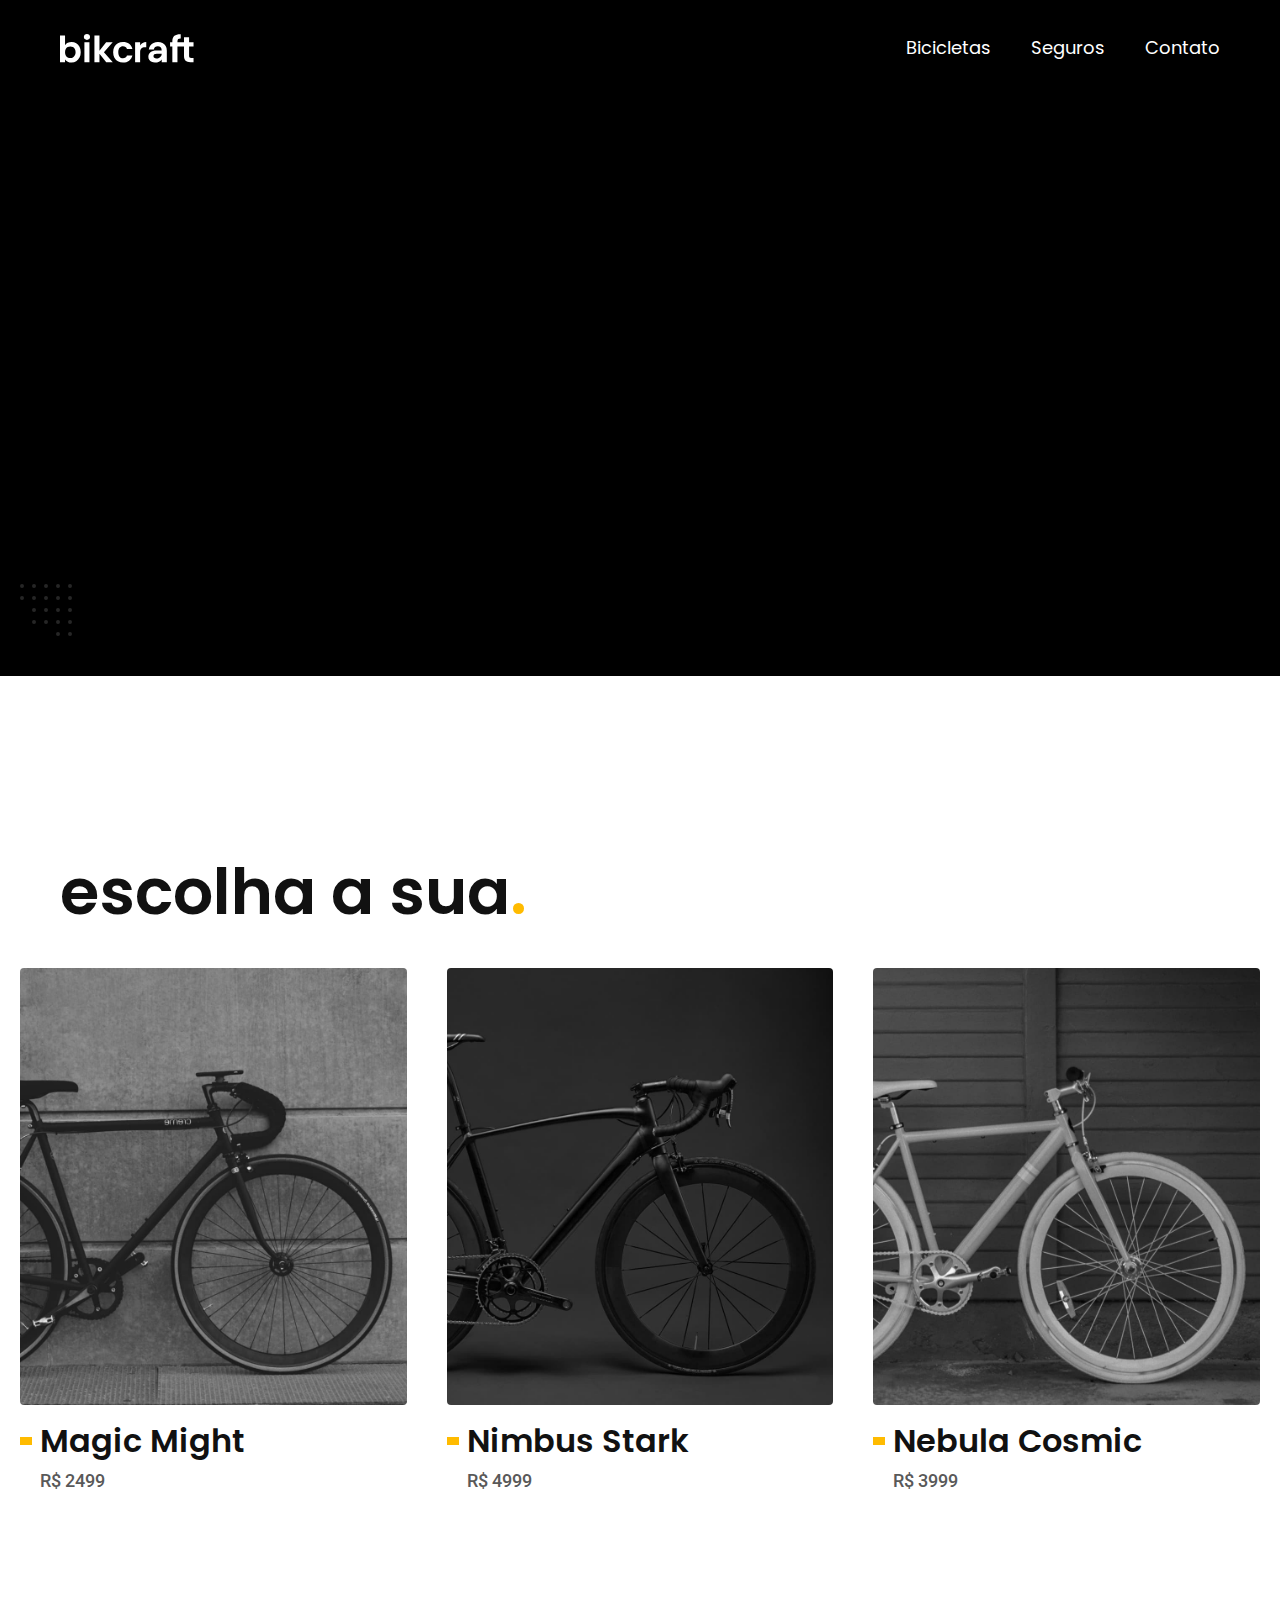
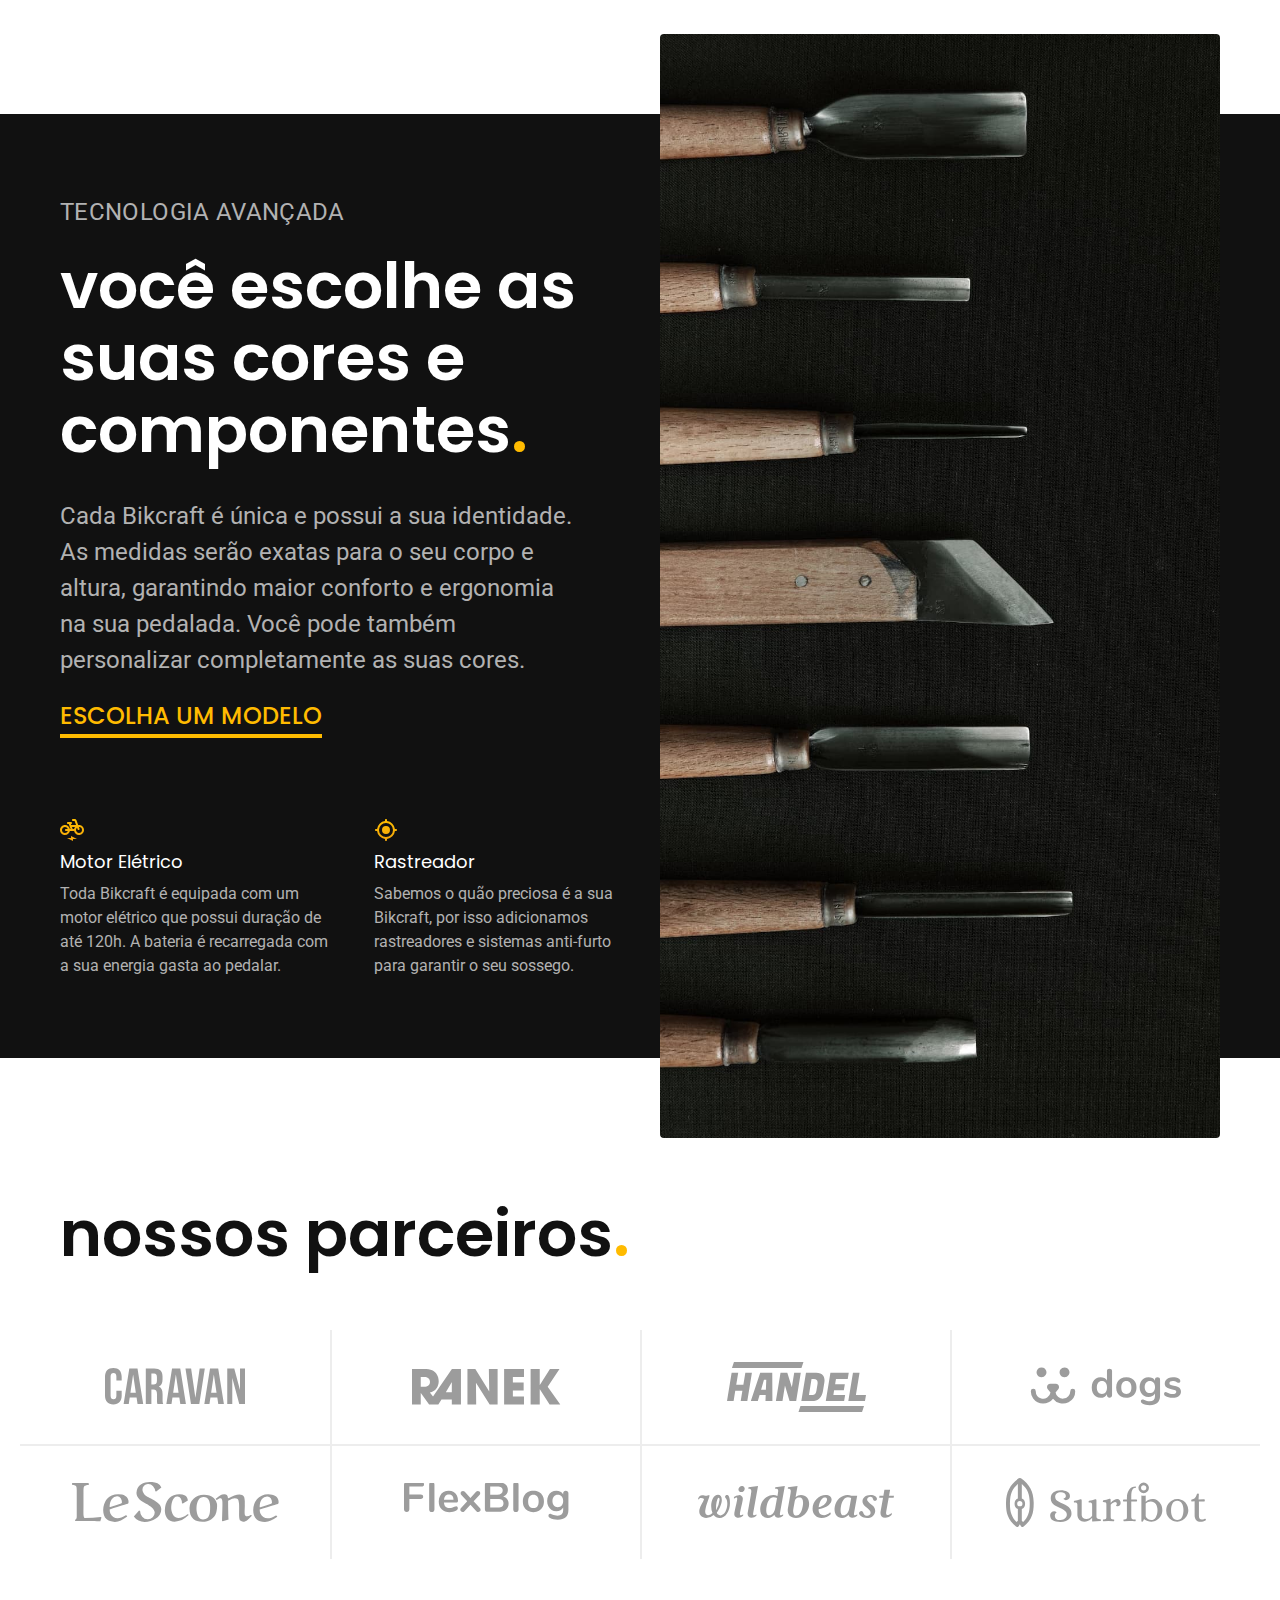
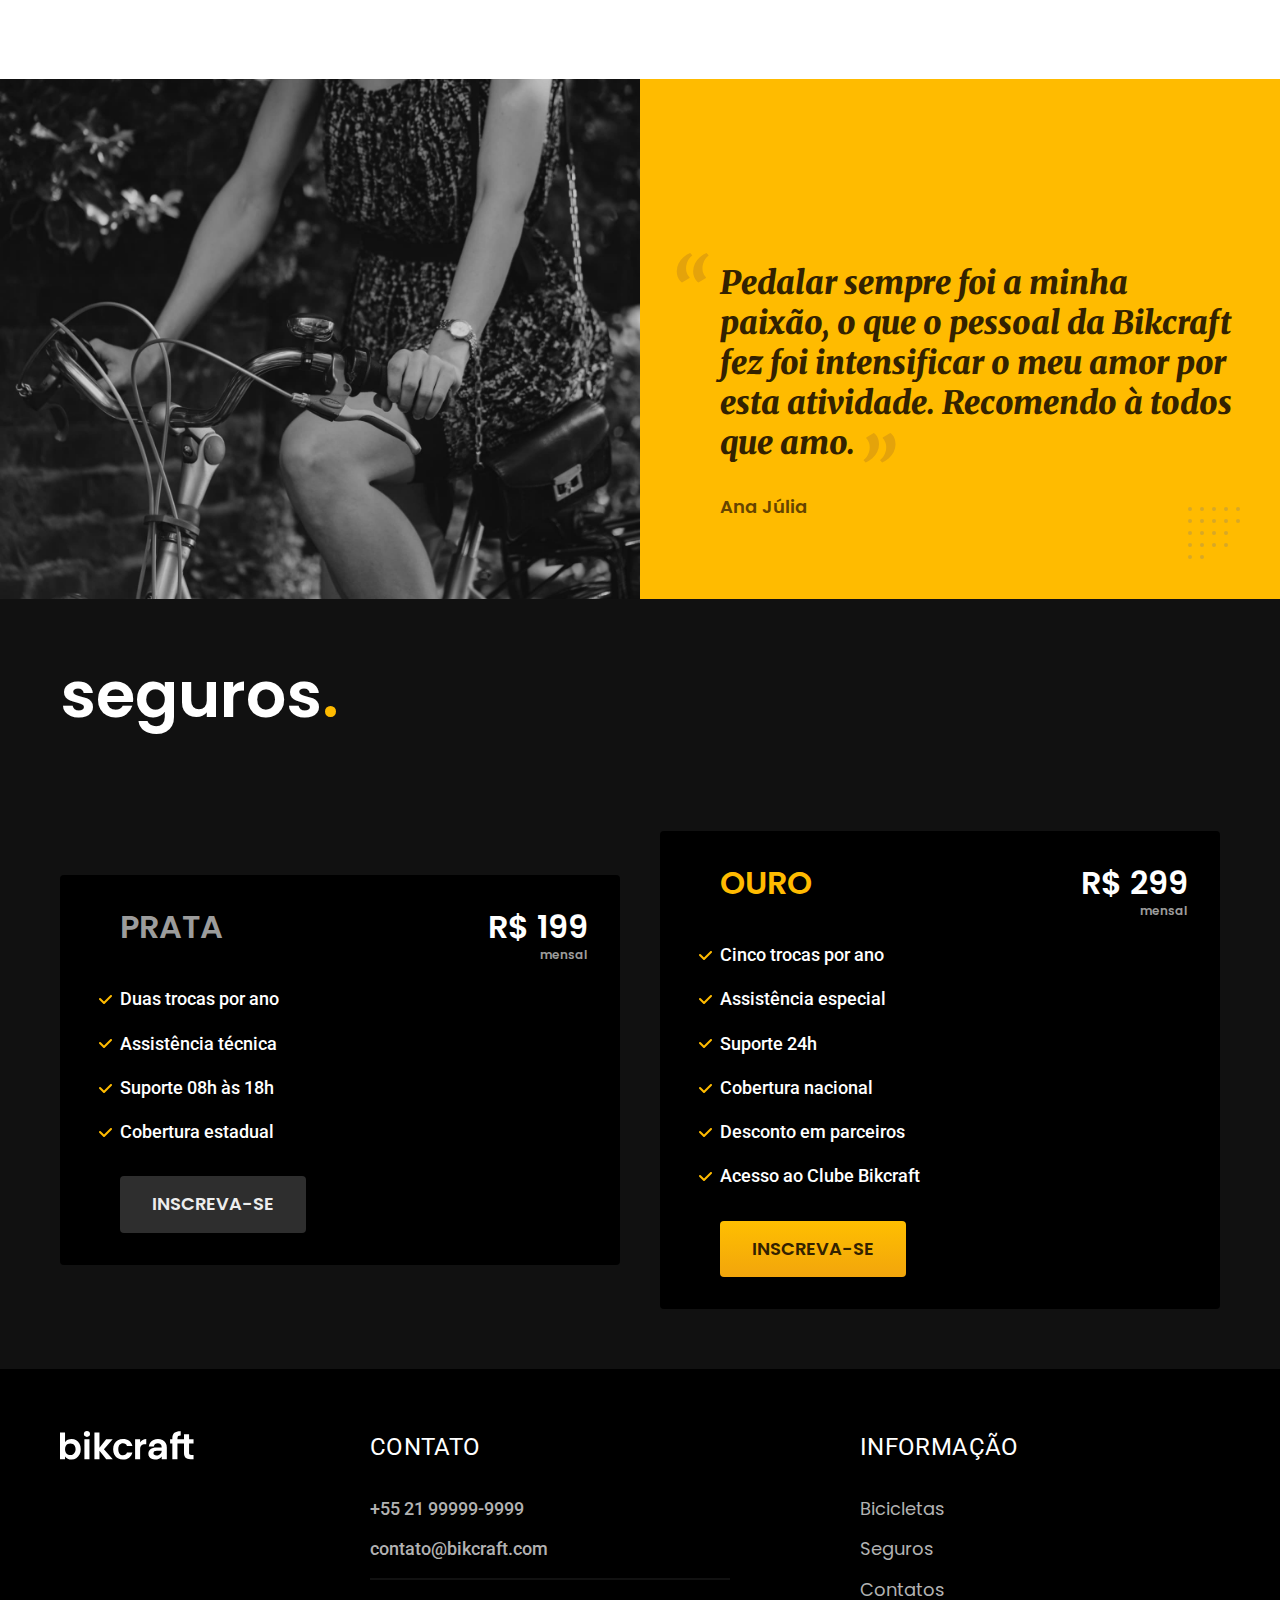
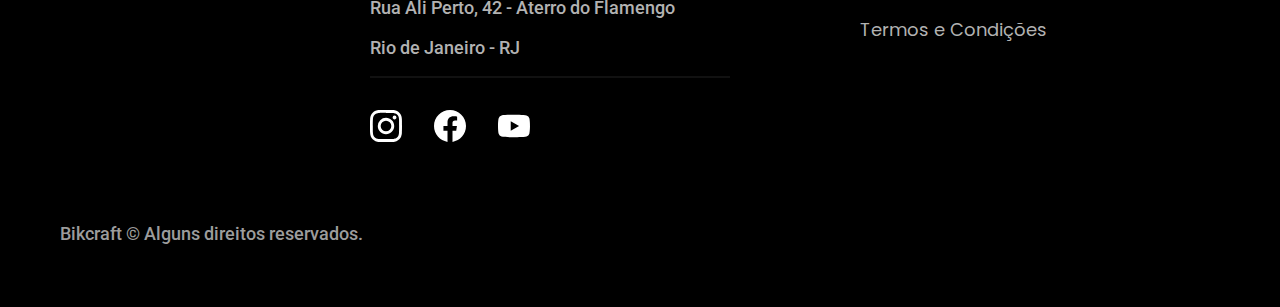
<file: index.html>
<!DOCTYPE html>
<html lang="pt-br">
    <head>
        <meta charset="UTF-8">
        <meta name="viewport" content="width=device-width, initial-scale=1.0">
        <title>Bikcraft - Bicicletas Elétricas</title>
        <meta name="description" content="Bicicletas elétricas de alta precisão e qualidade, 
        feitas sob medida para o cliente. Explore o mundo na sua velocidade com a Bikcraft.">

        <link rel="icon" href="./favicon.svg" type="image/svg+xml">
        
        <link rel="preload" href="./css/style.min.css" as="style">
        <link rel="stylesheet" href="./css/style.min.css">

        <script>document.documentElement.classList.add('js');</script>

        <link rel="preconnect" href="https://fonts.googleapis.com">
        <link rel="preconnect" href="https://fonts.gstatic.com" crossorigin>
        <link href="https://fonts.googleapis.com/css2?family=Merriweather:ital,wght@1,900&family=Poppins:wght@400;600&family=Roboto:wght@400;500&display=swap" rel="stylesheet">
    </head>
    <body>
        <header class="header-bg">
            <div class="header container">
                <a href="./">
                    <img src="./img/svg/bikcraft.svg" width="136" height="32" alt="Bikcraft">
                </a>

                <nav aria-label="primary">
                    <ul class="header-menu font-1-m color-00">
                        <li class="header-menu-item">
                            <a href="./bikes.html">Bicicletas</a>
                        </li>
                        <li class="header-menu-item">
                            <a href="./insurance.html">Seguros</a>
                        </li>
                        <li class="header-menu-item">
                            <a href="./contact.html">Contato</a>
                        </li>
                    </ul>
                </nav>
            </div>
        </header>

        <main class="introduction-bg">
            <div class="introduction container">
                <div class="introduction-content">
                    <h1 class="font-1-xxl color-00 fadeInDown" data-anime="200">Bicicletas feitas sob medida<span class="color-p01">.</span></h1>
                    <p class="font-2-l color-05 fadeInDown" data-anime="400">
                        Bicicletas elétricas de alta precisão e qualidade, 
                        feitas sob medida para o cliente. Explore o 
                        mundo na sua velocidade com a Bikcraft.
                    </p>
                    <a class="button fadeInDown" href="./bikes.html" data-anime="600">Selecione a sua</a>
                </div>
                <picture class="fadeInDown" data-anime="800">
                    <source media="(max-width: 800px)" srcset="./img/jpg/bicicletas/nimbus.jpg">
                    <img src="./img/jpg/fotos/introducao.jpg" width="1280" height="1600" alt="Bicicleta elétrica preta.">
                </picture>
            </div>
        </main>

        <article class="bikes-list">
            <h2 class="container font-1-xxl">escolha a sua<span class="color-p01">.</span></h2>

            <ul>
                <li>
                    <a href="./bikes/magic.html">
                        <img src="./img/jpg/bicicletas/magic-home.jpg" width="920" height="1040" alt="Bicicleta preta e fundo cinza">
                        <h3 class="font-1-xl">Magic Might</h3>
                        <span class="font-2-m color-08">R$ 2499</span>
                    </a>
                </li>
                <li>
                    <a href="./bikes/nimbus.html">
                        <img src="./img/jpg/bicicletas/nimbus-home.jpg" width="920" height="1040" alt="Bicicleta preta e fundo preto">
                        <h3 class="font-1-xl">Nimbus Stark</h3>
                        <span class="font-2-m color-08">R$ 4999</span>
                    </a>
                </li>
                <li>
                    <a href="./bikes/nebula.html">
                        <img src="./img/jpg/bicicletas/nebula-home.jpg" width="920" height="1040" alt="Bicicleta branca e fundo cinza">
                        <h3 class="font-1-xl">Nebula Cosmic</h3>
                        <span class="font-2-m color-08">R$ 3999</span>
                    </a>
                </li>
            </ul>
        </article>

        <article class="technology-bg">
            <div class="technology container">
                <div class="technology-content">
                    <span class="font-2-l-b color-05">Tecnologia Avançada</span>
                    <h2 class="font-1-xxl color-00">você escolhe as suas cores e componentes<span class="color-p01">.</span></h2>
                    <p class="font-2-l color-05">
                        Cada Bikcraft é única e possui a sua identidade. 
                        As medidas serão exatas para o seu corpo e 
                        altura, garantindo maior conforto e ergonomia na 
                        sua pedalada. Você pode também personalizar 
                        completamente as suas cores.
                    </p>
                    <a class="link" href="./bikes.html">Escolha um modelo</a>

                    <div class="technology-advantages">
                        <div>
                            <img src="./img/svg/icones/eletrica.svg" width="24" height="24" alt="">
                            <h3 class="font-1-m color-00">Motor Elétrico</h3>
                            <p class="font-2-s color-05">
                                Toda Bikcraft é equipada com um 
                                motor elétrico que possui duração 
                                de até 120h. A bateria é recarregada 
                                com a sua energia gasta ao pedalar.
                            </p>
                        </div>
            
                        <div>
                            <img src="./img/svg/icones/rastreador.svg" width="24" height="24" alt="">
                            <h3 class="font-1-m color-00">Rastreador</h3>
                            <p class="font-2-s color-05">
                                Sabemos o quão preciosa é a sua 
                                Bikcraft, por isso adicionamos 
                                rastreadores e sistemas anti-furto 
                                para garantir o seu sossego.
                            </p>
                        </div>
                    </div>
                </div>

                <div class="technology-image">
                    <img src="./img/jpg/fotos/tecnologia.jpg" width="1200" height="1920" alt="">
                </div>
            </div>
        </article>

        <section class="partners" aria-label="Nossos parceiros">
            <h2 class="container font-1-xxl">nossos parceiros<span class="color-p01">.</span></h2>

            <ul>
                <li>
                    <img src="./img/svg/parceiros/caravan.svg" width="140" height="38" alt="">
                </li>
                <li>
                    <img src="./img/svg/parceiros/ranek.svg" width="149" height="36"  alt="">
                </li>
                <li>
                    <img src="./img/svg/parceiros/handel.svg" width="139" height="50"  alt="">
                </li>
                <li>
                    <img src="./img/svg/parceiros/dogs.svg" width="152" height="39"  alt="">
                </li>
                <li>
                    <img src="./img/svg/parceiros/lescone.svg" width="208" height="41"  alt="">
                </li>
                <li>
                    <img src="./img/svg/parceiros/flexblog.svg" width="165" height="38"  alt="">
                </li>
                <li>
                    <img src="./img/svg/parceiros/wildbeast.svg" width="196" height="34"  alt="">
                </li>
                <li>
                    <img src="./img/svg/parceiros/surfbot.svg" width="200" height="49"  alt="">
                </li>
            </ul>
        </section>

        <section class="evidence" aria-label="Depoimento">
            <div>
                <img src="./img/jpg/fotos/depoimento.jpg" width="1560" height="1360" alt="Pessoa pedalando uma bicicleta Bikcraft">
            </div>

            <div class="evidence-content">
                <blockquote class="font-1-xl color-p05">
                    <p>
                        Pedalar sempre foi a minha 
                        paixão, o que o pessoal da 
                        Bikcraft fez foi intensificar o 
                        meu amor por esta atividade. 
                        Recomendo à todos que amo.
                    </p>
                </blockquote>
                <span class="font-1-m-b color-p04">Ana Júlia</span>
            </div>
        </section>

        <article class="insurance-bg">
            <div class="insurance container">
                <h2 class="font-1-xxl color-00">seguros<span class="color-p01">.</span></h2>

                <div class="insurance-item">
                    <h3 class="font-1-xl color-06">PRATA</h3>
                    <span class="font-1-xl color-00">R$ 199 <span class="font-1-xs color-06">mensal</span></span>
                    
                    <ul class="font-2-m color-00">
                        <li>Duas trocas por ano</li>
                        <li>Assistência técnica</li>
                        <li>Suporte 08h às 18h</li>
                        <li>Cobertura estadual</li>
                    </ul>

                    <a class="button secondary" href="./budget.html">Inscreva-se</a>
                </div>

                <div class="insurance-item">
                    <h3 class="font-1-xl color-p01">OURO</h3>
                    <span class="font-1-xl color-00">R$ 299 <span class="font-1-xs color-06">mensal</span></span>

                    <ul class="font-2-m color-00">
                        <li>Cinco trocas por ano</li>
                        <li>Assistência especial</li>
                        <li>Suporte 24h</li>
                        <li>Cobertura nacional</li>
                        <li>Desconto em parceiros</li>
                        <li>Acesso ao Clube Bikcraft</li>
                    </ul>

                    <a class="button" href="./budget.html">Inscreva-se</a>
                </div>
            </div>
        </article>

        <footer class="footer-bg">
            <div class="footer container">
                <img src="./img/svg/bikcraft.svg" width="136" height="32" alt="Bikcraft">

                <div class="footer-contact">
                    <h3 class="font-2-l-b color-00">Contato</h3>

                    <ul class="font-2-m color-05">
                        <li>
                            <a href="tel:+552199999999">+55 21 99999-9999</a>
                        </li>
                        <li>
                            <a href="mailto:contato@bikcraft.com">contato@bikcraft.com</a>
                        </li>
                        <li>Rua Ali Perto, 42 - Aterro do Flamengo</li>
                        <li>Rio de Janeiro - RJ</li>
                    </ul>
                    
                    <div class="footer-social">
                        <a href="./">
                            <img src="./img/svg/redes/instagram.svg" width="32" height="32" alt="Instagram">
                        </a>
                        <a href="./">
                            <img src="./img/svg/redes/facebook.svg" width="32" height="32" alt="Facebook">
                        </a>
                        <a href="./">
                            <img src="./img/svg/redes/youtube.svg" width="32" height="32" alt="Youtube">
                        </a>
                    </div>
                </div>

                <div class="footer-information">
                    <h3 class="font-2-l-b color-00">Informação</h3>

                    <nav>
                        <ul class="font-1-m color-05">
                            <li>
                                <a href="./bikes.html">Bicicletas</a>
                            </li>
                            <li>
                                <a href="./insurance.html">Seguros</a>
                            </li>
                            <li>
                                <a href="./contact.html">Contatos</a>
                            </li>
                            <li>
                                <a href="./terms.html">Termos e Condições</a>
                            </li>
                        </ul>
                    </nav>
                </div>

                <p class="footer-copy font-2-m color-06">Bikcraft © Alguns direitos reservados.</p>
            </div>
        </footer>

        <script src="./js/plugins/simple-anime.js"></script>
        <script src="./js/script.js"></script>
    </body>
</html>
</file>
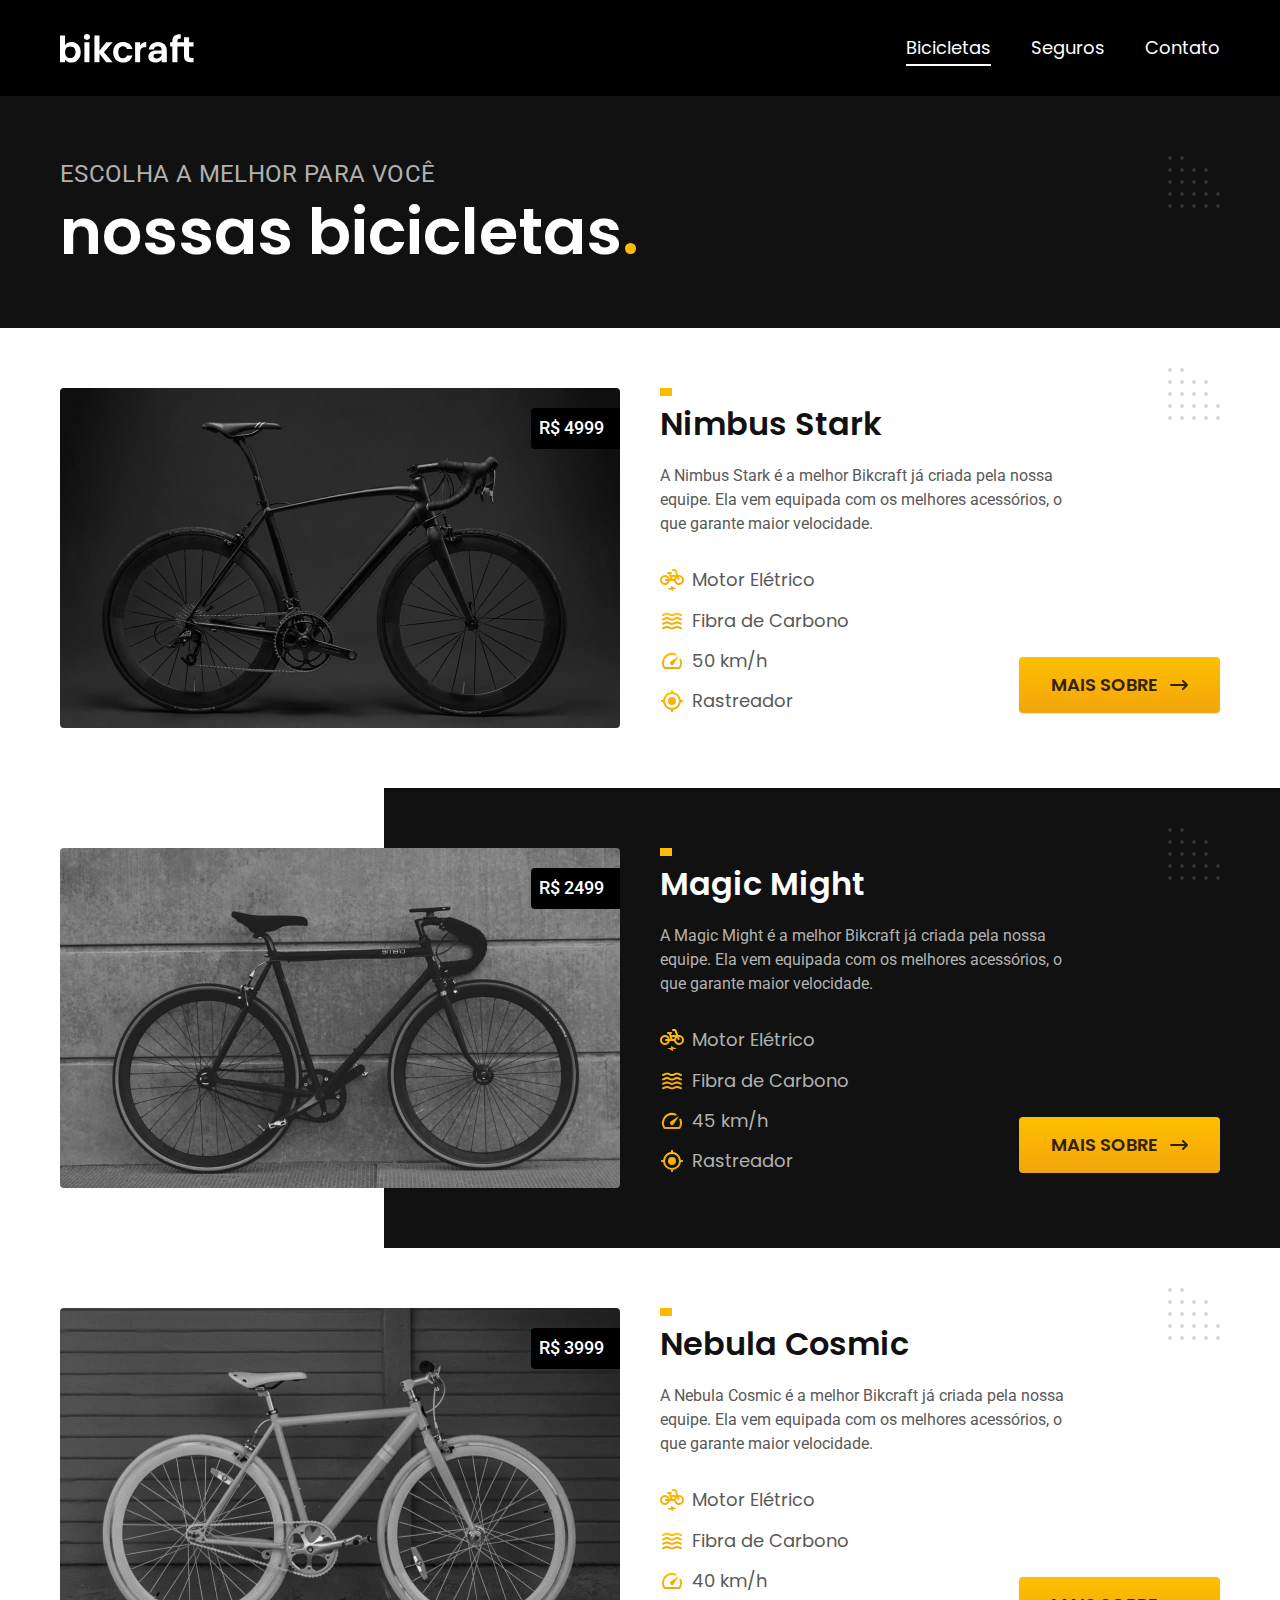
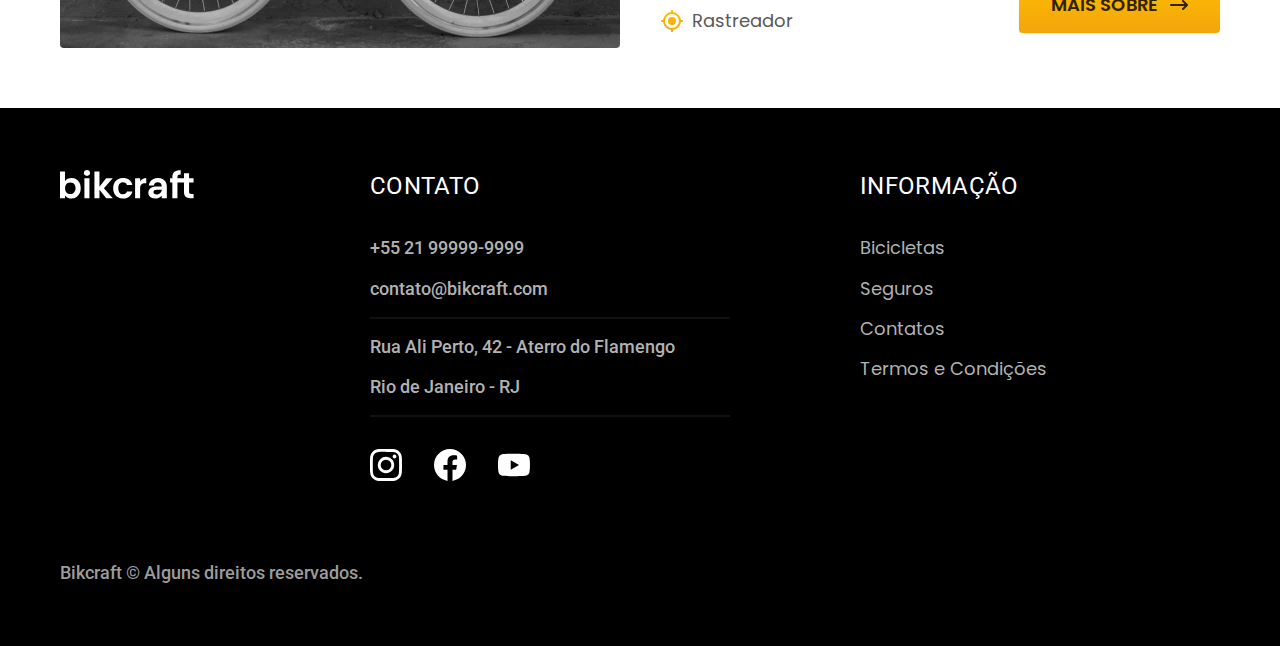
<file: bikes.html>
<!DOCTYPE html>
<html lang="pt-br">
    <head>
        <meta charset="UTF-8">
        <meta name="viewport" content="width=device-width, initial-scale=1.0">
        <title>Bicicletas | Bikcraft</title>
        <meta name="description" content="Bicicletas elétricas de alta precisão e qualidade, 
        feitas sob medida para o cliente. Explore o mundo na sua velocidade com a Bikcraft.">
        
        <link rel="icon" href="./favicon.svg" type="image/svg+xml">
        
        <link rel="preload" href="./css/style.min.css" as="style">
        <link rel="stylesheet" href="./css/style.min.css">

        <script>document.documentElement.classList.add('js');</script>

        <link rel="preconnect" href="https://fonts.googleapis.com">
        <link rel="preconnect" href="https://fonts.gstatic.com" crossorigin>
        <link href="https://fonts.googleapis.com/css2?family=Merriweather:ital,wght@1,900&family=Poppins:wght@400;600&family=Roboto:wght@400;500&display=swap" rel="stylesheet">
    </head>
    <body id="bikes">
        <header class="header-bg">
            <div class="header container">
                <a href="./">
                    <img src="./img/svg/bikcraft.svg" width="136" height="32" alt="Bikcraft">
                </a>

                <nav aria-label="primary">
                    <ul class="header-menu font-1-m color-00">
                        <li class="header-menu-item">
                            <a href="./bikes.html">Bicicletas</a>
                        </li>
                        <li class="header-menu-item">
                            <a href="./insurance.html">Seguros</a>
                        </li>
                        <li class="header-menu-item">
                            <a href="./contact.html">Contato</a>
                        </li>
                    </ul>
                </nav>
            </div>
        </header>

        <main>
            <div class="title-bg">
                <div class="title container">
                    <p class="font-2-l-b color-05">Escolha a melhor para você</p>
                    <h1 class="font-1-xxl color-00">nossas bicicletas<span class="color-p01">.</span></h1>
                </div>
            </div>

            <div class="bikes container">
                <div class="bikes-image">
                    <img src="./img/jpg/bicicletas/nimbus.jpg" width="1120" height="680" alt="Bicicleta preta">
                    <span class="font-2-m color-00">R$ 4999</span>
                </div>

                <div class="bikes-content">
                    <h2 class="font-1-xl">Nimbus Stark</h2>
                    <p class="font-2-s color-08">
                        A Nimbus Stark é a melhor Bikcraft já criada pela nossa 
                        equipe. Ela vem equipada com os melhores acessórios, 
                        o que garante maior velocidade.
                    </p>

                    <ul class="font-1-m color-08">
                        <li>
                            <img src="./img/svg/icones/eletrica.svg" width="32" height="32" alt="">
                            Motor Elétrico
                        </li>
                        <li>
                            <img src="./img/svg/icones/carbono.svg" width="32" height="32" alt="">
                            Fibra de Carbono
                        </li>
                        <li>
                            <img src="./img/svg/icones/velocidade.svg" width="32" height="32" alt="">
                            50 km/h
                        </li>
                        <li>
                            <img src="./img/svg/icones/rastreador.svg" width="32" height="32" alt="">
                            Rastreador
                        </li>
                    </ul>

                    <a class="button arrow" href="./bikes/nimbus.html">Mais Sobre</a>
                </div>
            </div>

            <div class="bikes-bg">
                <div class="bikes container">
                    <div class="bikes-image">
                        <img src="./img/jpg/bicicletas/magic.jpg" width="1120" height="680" alt="Bicicleta preta">
                        <span class="font-2-m color-00">R$ 2499</span>
                    </div>

                    <div class="bikes-content">
                        <h2 class="font-1-xl color-00">Magic Might</h2>
                        <p class="font-2-s color-05">
                            A Magic Might é a melhor Bikcraft já criada pela nossa 
                            equipe. Ela vem equipada com os melhores acessórios, 
                            o que garante maior velocidade.
                        </p>

                        <ul class="font-1-m color-05">
                            <li>
                                <img src="./img/svg/icones/eletrica.svg" width="32" height="32" alt="">
                                Motor Elétrico
                            </li>
                            <li>
                                <img src="./img/svg/icones/carbono.svg" width="32" height="32" alt="">
                                Fibra de Carbono
                            </li>
                            <li>
                                <img src="./img/svg/icones/velocidade.svg" width="32" height="32" alt="">
                                45 km/h
                            </li>
                            <li>
                                <img src="./img/svg/icones/rastreador.svg" width="32" height="32" alt="">
                                Rastreador
                            </li>
                        </ul>

                        <a class="button arrow" href="./bikes/magic.html">Mais Sobre</a>
                    </div>
                </div>
            </div>

            <div class="bikes container">
                <div class="bikes-image">
                    <img src="./img/jpg/bicicletas/nebula.jpg" width="1120" height="680" alt="Bicicleta preta">
                    <span class="font-2-m color-00">R$ 3999</span>
                </div>

                <div class="bikes-content">
                    <h2 class="font-1-xl">Nebula Cosmic</h2>
                    <p class="font-2-s color-08">
                        A Nebula Cosmic é a melhor Bikcraft já criada pela nossa 
                        equipe. Ela vem equipada com os melhores acessórios, 
                        o que garante maior velocidade.
                    </p>

                    <ul class="font-1-m color-08">
                        <li>
                            <img src="./img/svg/icones/eletrica.svg" width="32" height="32" alt="">
                            Motor Elétrico
                        </li>
                        <li>
                            <img src="./img/svg/icones/carbono.svg" width="32" height="32" alt="">
                            Fibra de Carbono
                        </li>
                        <li>
                            <img src="./img/svg/icones/velocidade.svg" width="32" height="32" alt="">
                            40 km/h
                        </li>
                        <li>
                            <img src="./img/svg/icones/rastreador.svg" width="32" height="32" alt="">
                            Rastreador
                        </li>
                    </ul>

                    <a class="button arrow" href="./bikes/nebula.html">Mais Sobre</a>
                </div>
            </div>
        </main>

        <footer class="footer-bg">
            <div class="footer container">
                <img src="./img/svg/bikcraft.svg" width="136" height="32" alt="Bikcraft">

                <div class="footer-contact">
                    <h3 class="font-2-l-b color-00">Contato</h3>

                    <ul class="font-2-m color-05">
                        <li>
                            <a href="tel:+552199999999">+55 21 99999-9999</a>
                        </li>
                        <li>
                            <a href="mailto:contato@bikcraft.com">contato@bikcraft.com</a>
                        </li>
                        <li>Rua Ali Perto, 42 - Aterro do Flamengo</li>
                        <li>Rio de Janeiro - RJ</li>
                    </ul>
                    
                    <div class="footer-social">
                        <a href="./">
                            <img src="./img/svg/redes/instagram.svg" width="32" height="32" alt="Instagram">
                        </a>
                        <a href="./">
                            <img src="./img/svg/redes/facebook.svg" width="32" height="32" alt="Facebook">
                        </a>
                        <a href="./">
                            <img src="./img/svg/redes/youtube.svg" width="32" height="32" alt="Youtube">
                        </a>
                    </div>
                </div>

                <div class="footer-information">
                    <h3 class="font-2-l-b color-00">Informação</h3>

                    <nav>
                        <ul class="font-1-m color-05">
                            <li>
                                <a href="./bikes.html">Bicicletas</a>
                            </li>
                            <li>
                                <a href="./insurance.html">Seguros</a>
                            </li>
                            <li>
                                <a href="./contact.html">Contatos</a>
                            </li>
                            <li>
                                <a href="./terms.html">Termos e Condições</a>
                            </li>
                        </ul>
                    </nav>
                </div>

                <p class="footer-copy font-2-m color-06">Bikcraft © Alguns direitos reservados.</p>
            </div>
        </footer>
        
        <script src="./js/script.js"></script>
    </body>
</html>
</file>
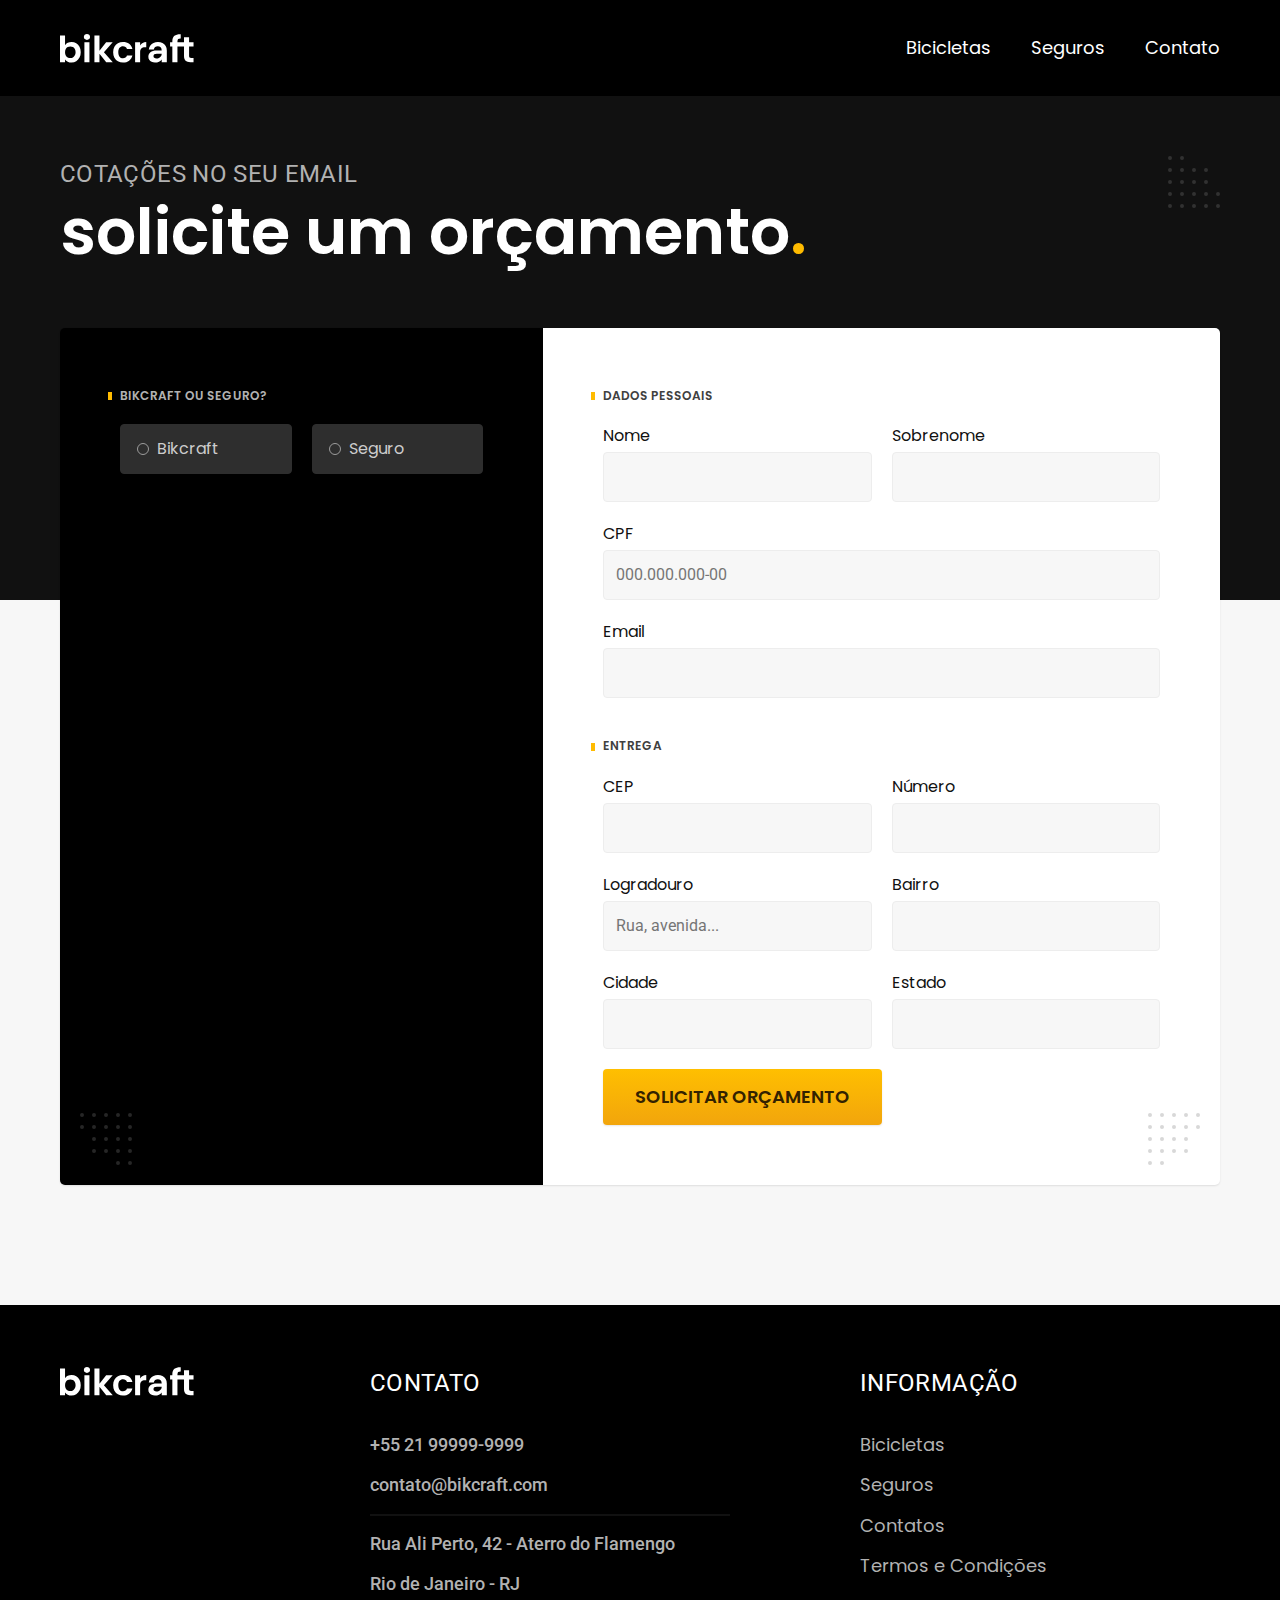
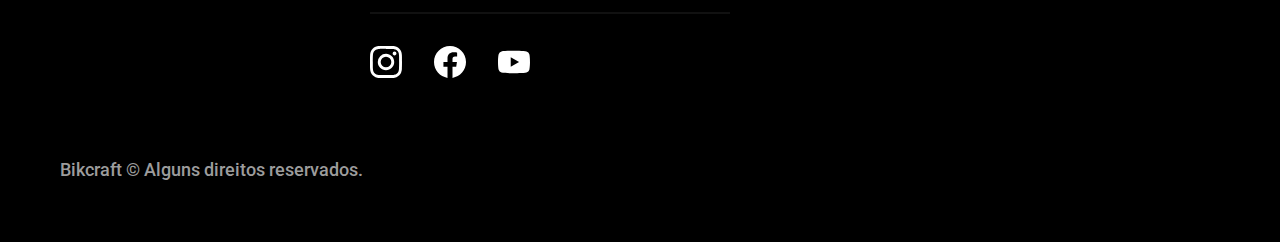
<file: budget.html>
<!DOCTYPE html>
<html lang="pt-br">
    <head>
        <meta charset="UTF-8">
        <meta name="viewport" content="width=device-width, initial-scale=1.0">
        <title>Orçamento | Bikcraft</title>
        <meta name="description" content="Orçamento Bikcraft.">
        
        <link rel="icon" href="./favicon.svg" type="image/svg+xml">
        
        <link rel="preload" href="./css/style.min.css" as="style">
        <link rel="stylesheet" href="./css/style.min.css">

        <script>document.documentElement.classList.add('js');</script>

        <link rel="preconnect" href="https://fonts.googleapis.com">
        <link rel="preconnect" href="https://fonts.gstatic.com" crossorigin>
        <link href="https://fonts.googleapis.com/css2?family=Merriweather:ital,wght@1,900&family=Poppins:wght@400;600&family=Roboto:wght@400;500&display=swap" rel="stylesheet">
    </head>
    <body id="budget">
        <header class="header-bg">
            <div class="header container">
                <a href="./">
                    <img src="./img/svg/bikcraft.svg" width="136" height="32" alt="Bikcraft">
                </a>
    
                <nav aria-label="primary">
                    <ul class="header-menu font-1-m color-00">
                        <li class="header-menu-item">
                            <a href="./bikes.html">Bicicletas</a>
                        </li>
                        <li class="header-menu-item">
                            <a href="./insurance.html">Seguros</a>
                        </li>
                        <li class="header-menu-item">
                            <a href="./contact.html">Contato</a>
                        </li>
                    </ul>
                </nav>
            </div>
        </header>

        <main>
            <div class="title-bg">
                <div class="title container">
                    <p class="font-2-l-b color-05">Cotações no seu email</p>
                    <h1 class="font-1-xxl color-00">solicite um orçamento<span class="color-p01">.</span></h1>
                </div>
            </div>

            <form class="budget container">
                <div class="budget-product">
                    <h2 class="font-1-xs color-05">Bikcraft ou seguro?</h2>

                    <input type="radio" name="type" value="bikcraft" id="bikcraft">
                    <label for="bikcraft">Bikcraft</label>
                    
                    <input type="radio" name="type" value="insurance" id="insurance">
                    <label for="insurance">Seguro</label>

                    <div class="budget-content" id="budget-bikcraft">
                        <h2 class="font-1-xs color-05">Escolha a sua:</h2>

                        <input type="radio" name="product" value="nimbus" id="nimbus">
                        <label for="nimbus">Nimbus Stark <span>R$ 4999</span></label>
                        <div class="budget-details">
                            <ul class="font-1-xs color-08">
                                <li>
                                    <img src="./img/svg/icones/eletrica.svg" width="32" height="32" alt="">Motor Elétrico
                                </li>
                                <li>
                                    <img src="./img/svg/icones/carbono.svg" width="32" height="32" alt="">Fibra de Carbono
                                </li>
                                <li>
                                    <img src="./img/svg/icones/velocidade.svg" width="32" height="32" alt="">50 km/h
                                </li>
                                <li>
                                    <img src="./img/svg/icones/rastreador.svg" alt="">Rastreador
                                </li>
                            </ul>
                            <img src="./img/jpg/bicicletas/nimbus.jpg" width="1120" height="680" alt="Bicicleta preta">
                        </div>

                        <input type="radio" name="product" value="magic" id="magic">
                        <label for="magic">Magic Might <span>R$ 2499</span></label>
                        <div class="budget-details">
                            <ul class="font-1-xs color-08">
                                <li>
                                    <img src="./img/svg/icones/eletrica.svg" width="32" height="32" alt="">Motor Elétrico
                                </li>
                                <li>
                                    <img src="./img/svg/icones/carbono.svg" width="32" height="32" alt="">Fibra de Carbono
                                </li>
                                <li>
                                    <img src="./img/svg/icones/velocidade.svg" width="32" height="32" alt="">45 km/h
                                </li>
                                <li>
                                    <img src="./img/svg/icones/rastreador.svg" width="32" height="32" alt="">Rastreador
                                </li>
                            </ul>
                            <img src="./img/jpg/bicicletas/magic.jpg" width="1120" height="680" alt="Bicicleta preta">
                        </div>

                        <input type="radio" name="product" value="nebula" id="nebula">
                        <label for="nebula">Nebula Cosmic <span>R$ 3999</span></label>
                        <div class="budget-details">
                            <ul class="font-1-xs color-08">
                                <li>
                                    <img src="./img/svg/icones/eletrica.svg" width="32" height="32" alt="">Motor Elétrico
                                </li>
                                <li>
                                    <img src="./img/svg/icones/carbono.svg" width="32" height="32" alt="">Fibra de Carbono
                                </li>
                                <li>
                                    <img src="./img/svg/icones/velocidade.svg" width="32" height="32" alt="">40 km/h
                                </li>
                                <li>
                                    <img src="./img/svg/icones/rastreador.svg" width="32" height="32" alt="">Rastreador
                                </li>
                            </ul>
                            <img src="./img/jpg/bicicletas/nebula.jpg" width="1120" height="680" alt="Bicicleta branca">
                        </div>
                    </div>
    
                    <div class="budget-content" id="budget-insurance">
                        <h2 class="font-1-xs color-05">Escolha o plano:</h2>

                        <input type="radio" name="product" value="silver" id="silver">
                        <label for="silver">Prata <span>R$ 199</span></label>
                        <div class="budget-details">
                            <ul class="font-1-xs color-08">
                                <li>
                                    <img src="./img/svg/icones/lista.svg" width="13" height="9" alt="">Duas trocas por ano
                                </li>
                                <li>
                                    <img src="./img/svg/icones/lista.svg" width="13" height="9" alt="">Assistência técnica
                                </li>
                                <li>
                                    <img src="./img/svg/icones/lista.svg" width="13" height="9" alt="">Suporte 08h às 18h
                                </li>
                                <li>
                                    <img src="./img/svg/icones/lista.svg" width="13" height="9" alt="">Cobertura estadual
                                </li>
                            </ul>
                            <img src="./img/jpg/fotos/seguros.jpg" width="1360" height="1512" alt="Pessoa em cima e uma bicicleta preta em um dia chuvoso">
                        </div>

                        <input type="radio" name="product" value="gold" id="gold">
                        <label for="gold">Ouro <span>R$ 299</span></label>
                        <div class="budget-details">
                            <ul class="font-1-xs color-08">
                                <li>
                                    <img src="./img/svg/icones/lista.svg" width="13" height="9" alt="">Cinco trocas por ano
                                </li>
                                <li>
                                    <img src="./img/svg/icones/lista.svg" width="13" height="9" alt="">Assistência especial
                                </li>
                                <li>
                                    <img src="./img/svg/icones/lista.svg" width="13" height="9" alt="">Suporte 24h
                                </li>
                                <li>
                                    <img src="./img/svg/icones/lista.svg" width="13" height="9" alt="">Cobertura nacional
                                </li>
                                <li>
                                    <img src="./img/svg/icones/lista.svg" width="13" height="9" alt="">Desconto em parceiros
                                </li>
                                <li>
                                    <img src="./img/svg/icones/lista.svg" width="13" height="9" alt="">Acesso ao Clube Bikcraft
                                </li>
                            </ul>
                            <img src="./img/jpg/fotos/seguros.jpg" width="1360" height="1512" alt="Pessoa em cima e uma bicicleta preta em um dia chuvoso">
                        </div>
                    </div>
                </div>

                <div class="budget-data form">
                    <h2 class="font-1-xs color-09 expand-col-02">dados pessoais</h2>
                    <div>
                        <label for="name">Nome</label>
                        <input type="text" id="name" name="name">
                    </div>

                    <div>
                        <label for="surname">Sobrenome</label>
                        <input type="text" id="surname" name="surname">
                    </div>

                    <div class="expand-col-02">
                        <label for="cpf">CPF</label>
                        <input type="text" id="cpf" name="cpf" placeholder="000.000.000-00">
                    </div>

                    <div class="expand-col-02">
                        <label for="email">Email</label>
                        <input type="email" id="email" name="email">
                    </div>

                    <h2 class="font-1-xs color-09 expand-col-02">entrega</h2>
                    <div>
                        <label for="cep">CEP</label>
                        <input type="text" id="cep" name="cep">
                    </div>

                    <div>
                        <label for="numero">Número</label>
                        <input type="text" id="numero" name="numero">
                    </div>

                    <div>
                        <label for="logradouro">Logradouro</label>
                        <input type="text" id="logradouro" name="logradouro" placeholder="Rua, avenida...">
                    </div>

                    <div>
                        <label for="bairro">Bairro</label>
                        <input type="text" id="bairro" name="bairro">
                    </div>

                    <div>
                        <label for="cidade">Cidade</label>
                        <input type="text" id="cidade" name="cidade">
                    </div>

                    <div>
                        <label for="estado">Estado</label>
                        <input type="text" id="estado" name="estado">
                    </div>

                    <button class="button expand-col-02">Solicitar Orçamento</button>
                </div>
            </form>
        </main>

        <footer class="footer-bg">
            <div class="footer container">
                <img src="./img/svg/bikcraft.svg" width="136" height="32" alt="Bikcraft">

                <div class="footer-contact">
                    <h3 class="font-2-l-b color-00">Contato</h3>

                    <ul class="font-2-m color-05">
                        <li>
                            <a href="tel:+552199999999">+55 21 99999-9999</a>
                        </li>
                        <li>
                            <a href="mailto:contato@bikcraft.com">contato@bikcraft.com</a>
                        </li>
                        <li>Rua Ali Perto, 42 - Aterro do Flamengo</li>
                        <li>Rio de Janeiro - RJ</li>
                    </ul>
                    
                    <div class="footer-social">
                        <a href="./">
                            <img src="./img/svg/redes/instagram.svg" width="32" height="32" alt="Instagram">
                        </a>
                        <a href="./">
                            <img src="./img/svg/redes/facebook.svg" width="32" height="32" alt="Facebook">
                        </a>
                        <a href="./">
                            <img src="./img/svg/redes/youtube.svg" width="32" height="32" alt="Youtube">
                        </a>
                    </div>
                </div>

                <div class="footer-information">
                    <h3 class="font-2-l-b color-00">Informação</h3>

                    <nav>
                        <ul class="font-1-m color-05">
                            <li>
                                <a href="./bikes.html">Bicicletas</a>
                            </li>
                            <li>
                                <a href="./insurance.html">Seguros</a>
                            </li>
                            <li>
                                <a href="./contact.html">Contatos</a>
                            </li>
                            <li>
                                <a href="./terms.html">Termos e Condições</a>
                            </li>
                        </ul>
                    </nav>
                </div>

                <p class="footer-copy font-2-m color-06">Bikcraft © Alguns direitos reservados.</p>
            </div>
        </footer>

        <script src="./js/script.js"></script>
    </body>
</html>
</file>
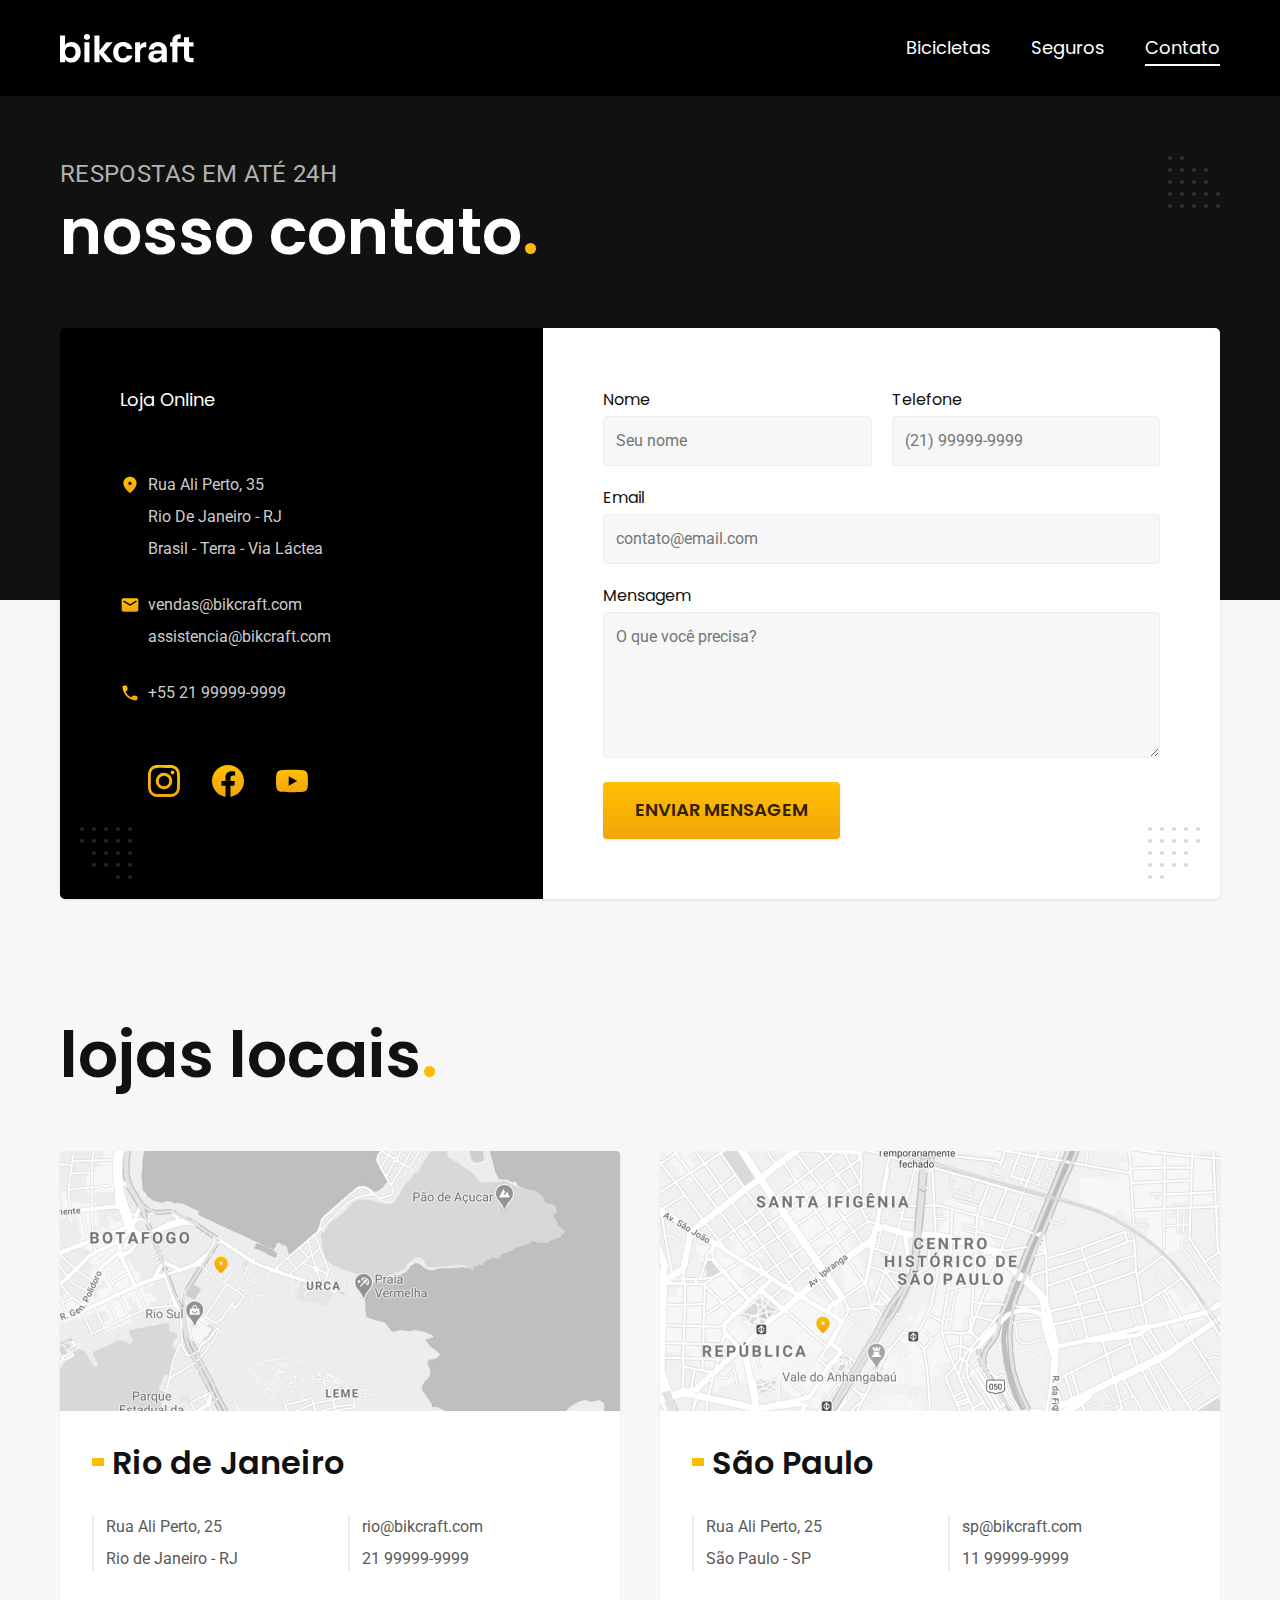
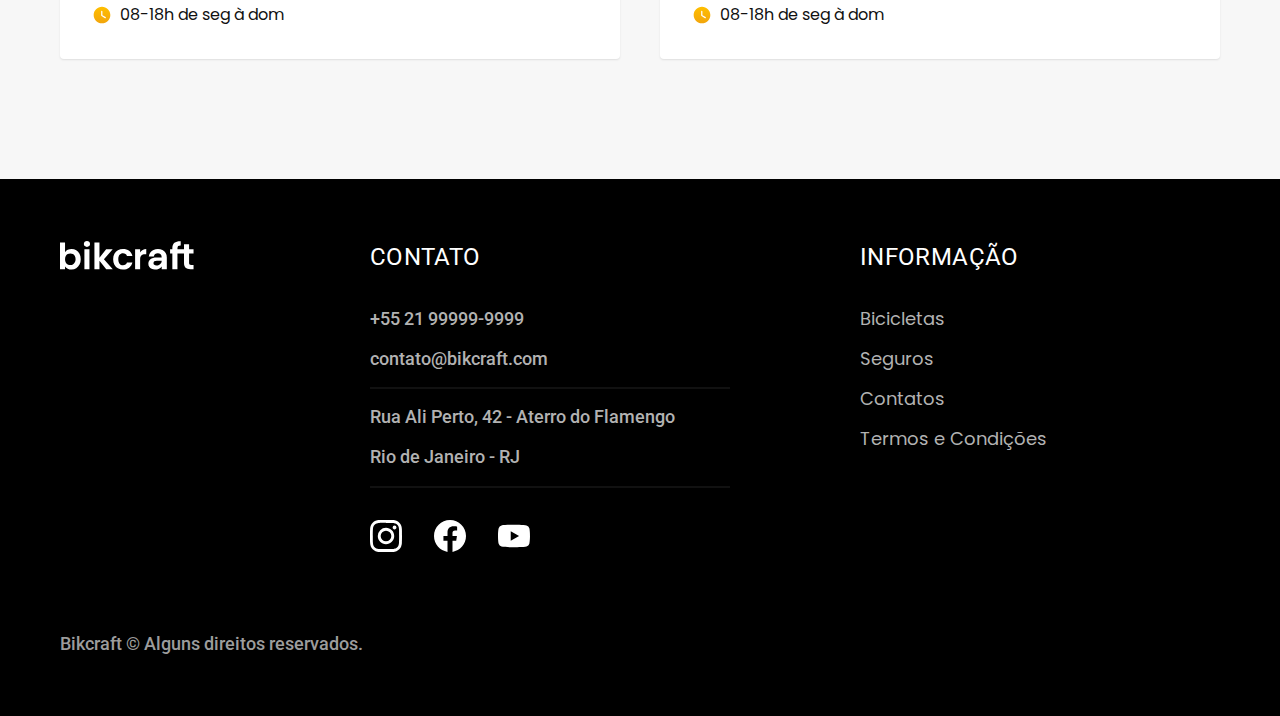
<file: contact.html>
<!DOCTYPE html>
<html lang="pt-br">
    <head>
        <meta charset="UTF-8">
        <meta name="viewport" content="width=device-width, initial-scale=1.0">
        <title>Contato | Bikcraft</title>
        <meta name="description" content="Contato Bikcraft.">
        
        <link rel="icon" href="./favicon.svg" type="image/svg+xml">
        
        <link rel="preload" href="./css/style.min.css" as="style">
        <link rel="stylesheet" href="./css/style.min.css"> 

        <script>document.documentElement.classList.add('js');</script>

        <link rel="preconnect" href="https://fonts.googleapis.com">
        <link rel="preconnect" href="https://fonts.gstatic.com" crossorigin>
        <link href="https://fonts.googleapis.com/css2?family=Merriweather:ital,wght@1,900&family=Poppins:wght@400;600&family=Roboto:wght@400;500&display=swap" rel="stylesheet">
    </head>
    <body id="contact">
        <header class="header-bg">
            <div class="header container">
                <a href="./">
                    <img src="./img/svg/bikcraft.svg" width="136" height="32" alt="Bikcraft">
                </a>
    
                <nav aria-label="primary">
                    <ul class="header-menu font-1-m color-00">
                        <li class="header-menu-item">
                            <a href="./bikes.html">Bicicletas</a>
                        </li>
                        <li class="header-menu-item">
                            <a href="./insurance.html">Seguros</a>
                        </li>
                        <li class="header-menu-item">
                            <a href="./contact.html">Contato</a>
                        </li>
                    </ul>
                </nav>
            </div>
        </header>

        <main>
            <div class="title-bg">
                <div class="title container">
                    <p class="font-2-l-b color-05">Respostas em até 24h</p>
                    <h1 class="font-1-xxl color-00">nosso contato<span class="color-p01">.</span></h1>
                </div>
            </div>
            
            <div class="contact container">
                <section class="contact-data" aria-label="Endereço">
                    <h2 class="font-1-m color-00">Loja Online</h2>
                    <div class="contact-address font-2-s color color-04">
                        <p>Rua Ali Perto, 35</p>
                        <p>Rio De Janeiro - RJ</p>
                        <p>Brasil - Terra - Via Láctea</p>
                    </div>
                    
                    <address class="contact-mails font-2-s color color-04">
                        <a href="mailto:vendas@bikcraft.com">vendas@bikcraft.com</a>
                        <a href="mailto:assistencia@bikcraft.com">assistencia@bikcraft.com</a>
                        <a href="tel:+5521999999999">+55 21 99999-9999</a>
                    </address>

                    <div class="contact-social">
                        <a href="./">
                            <img src="./img/svg/redes/instagram-p.svg" width="32" height="32" alt="Instagram">
                        </a>
                        <a href="./">
                            <img src="./img/svg/redes/facebook-p.svg" width="32" height="32" alt="Facebook">
                        </a>
                        <a href="./">
                            <img src="./img/svg/redes/youtube-p.svg" width="32" height="32" alt="Youtube">
                        </a>
                    </div>
                </section>

                <section class="contact-form" aria-label="Form">
                    <form class="form" action="./contact.html">
                        <div>
                            <label for="name">Nome</label>
                            <input type="text" id="name" name="name" placeholder="Seu nome">
                        </div>
                        
                        <div>
                            <label for="tel">Telefone</label>
                            <input type="text" id="tel" name="tel" placeholder="(21) 99999-9999">
                        </div>
                        
                        <div class="expand-col-02">
                            <label for="email">Email</label>
                            <input type="email" id="email" name="email" placeholder="contato@email.com">
                        </div>

                        <div class="expand-col-02">
                            <label for="message">Mensagem</label>
                            <textarea name="message" id="message" rows="5" placeholder="O que você precisa?"></textarea>
                        </div>
                        
                        <button class="button expand-col-02">Enviar Mensagem</button>
                    </form>
                </section>
            </div>
        </main>

        <article class="stores container">
            <h2 class="font-1-xxl">lojas locais<span class="color-p01">.</span></h2>
            <div class="stores-item">
                <img src="./img/jpg/lojas/rj.jpg" width="1120" height="520" alt="Mapa marcando o endereço em Rua Ali Perto, 25 - Rio De Janeiro - RJ">
                <div class="stores-content">
                    <h3 class="font-1-xl">Rio de Janeiro</h3>
                    <div class="stores-data font-2-s color-08">
                        <p>Rua Ali Perto, 25</p>
                        <p>Rio de Janeiro - RJ</p>
                    </div>
                    <div class="stores-data font-2-s color-08">
                        <a href="mailto:rio@bikcraft.com">rio@bikcraft.com</a>
                        <a href="tel:+5521999999999">21 99999-9999</a>
                    </div>
                    <p class="stores-time font-1-s"><img src="./img/svg/icones/horario.svg" width="20" height="20" alt="">08-18h de seg à dom</p>
                </div>
            </div>

            <div class="stores-item">
                <img src="./img/jpg/lojas/sp.jpg" width="1120" height="520" alt="Mapa marcando o endereço em Rua Ali Perto, 25 - São Paulo - SP">
                <div class="stores-content">
                    <h3 class="font-1-xl">São Paulo</h3>
                    <div class="stores-data font-2-s color-08">
                        <p>Rua Ali Perto, 25</p>
                        <p>São Paulo - SP</p>
                    </div>
                    <div class="stores-data font-2-s color-08">
                        <a href="mailto:rio@bikcraft.com">sp@bikcraft.com</a>
                        <a href="tel:+5521999999999">11 99999-9999</a>
                    </div>
                    <p class="stores-time font-1-s"><img src="./img/svg/icones/horario.svg" width="20" height="20" alt="">08-18h de seg à dom</p>
                </div>
            </div>
        </article>

        <footer class="footer-bg">
            <div class="footer container">
                <img src="./img/svg/bikcraft.svg" width="136" height="32" alt="Bikcraft">

                <div class="footer-contact">
                    <h3 class="font-2-l-b color-00">Contato</h3>

                    <ul class="font-2-m color-05">
                        <li>
                            <a href="tel:+552199999999">+55 21 99999-9999</a>
                        </li>
                        <li>
                            <a href="mailto:contato@bikcraft.com">contato@bikcraft.com</a>
                        </li>
                        <li>Rua Ali Perto, 42 - Aterro do Flamengo</li>
                        <li>Rio de Janeiro - RJ</li>
                    </ul>
                    
                    <div class="footer-social">
                        <a href="./">
                            <img src="./img/svg/redes/instagram.svg" width="32" height="32" alt="Instagram">
                        </a>
                        <a href="./">
                            <img src="./img/svg/redes/facebook.svg" width="32" height="32" alt="Facebook">
                        </a>
                        <a href="./">
                            <img src="./img/svg/redes/youtube.svg" width="32" height="32" alt="Youtube">
                        </a>
                    </div>
                </div>

                <div class="footer-information">
                    <h3 class="font-2-l-b color-00">Informação</h3>

                    <nav>
                        <ul class="font-1-m color-05">
                            <li>
                                <a href="./bikes.html">Bicicletas</a>
                            </li>
                            <li>
                                <a href="./insurance.html">Seguros</a>
                            </li>
                            <li>
                                <a href="./contact.html">Contatos</a>
                            </li>
                            <li>
                                <a href="./terms.html">Termos e Condições</a>
                            </li>
                        </ul>
                    </nav>
                </div>

                <p class="footer-copy font-2-m color-06">Bikcraft © Alguns direitos reservados.</p>
            </div>
        </footer>
        
        <script src="./js/script.js"></script>
    </body>
</html>
</file>
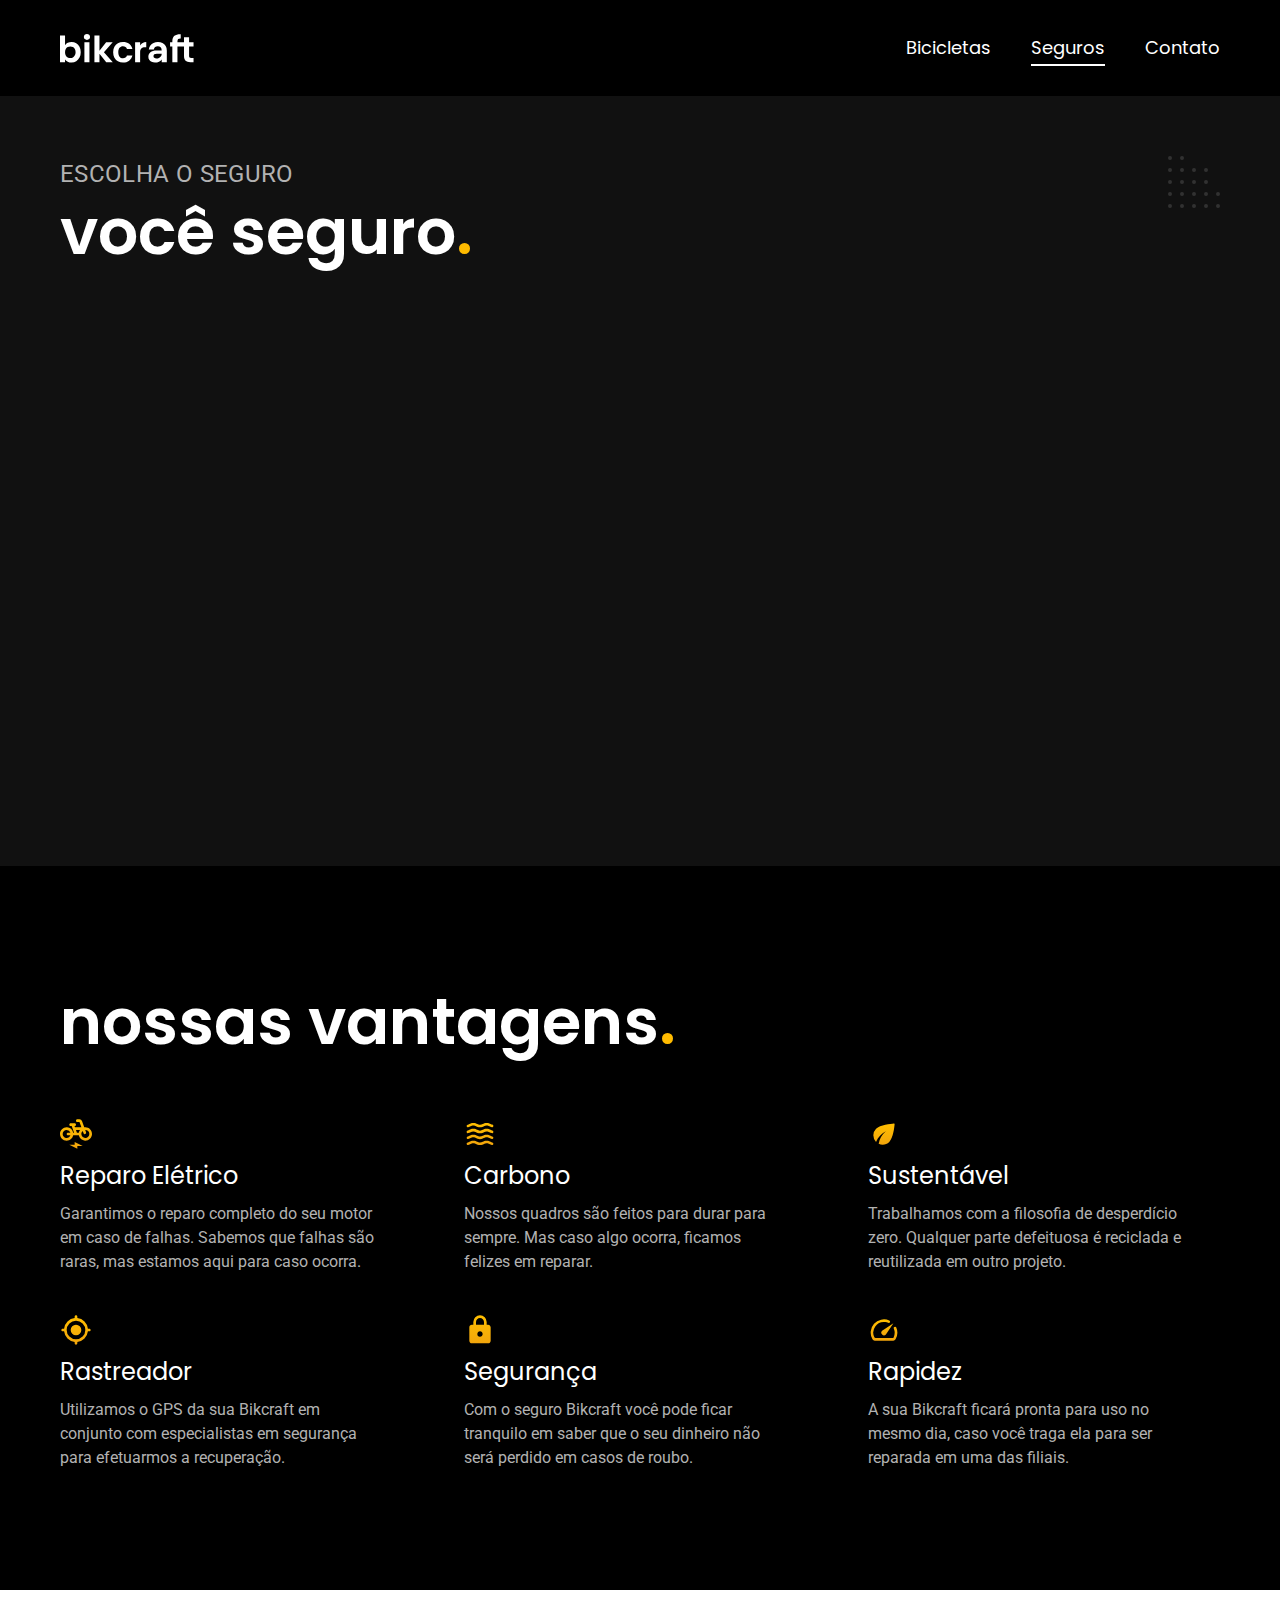
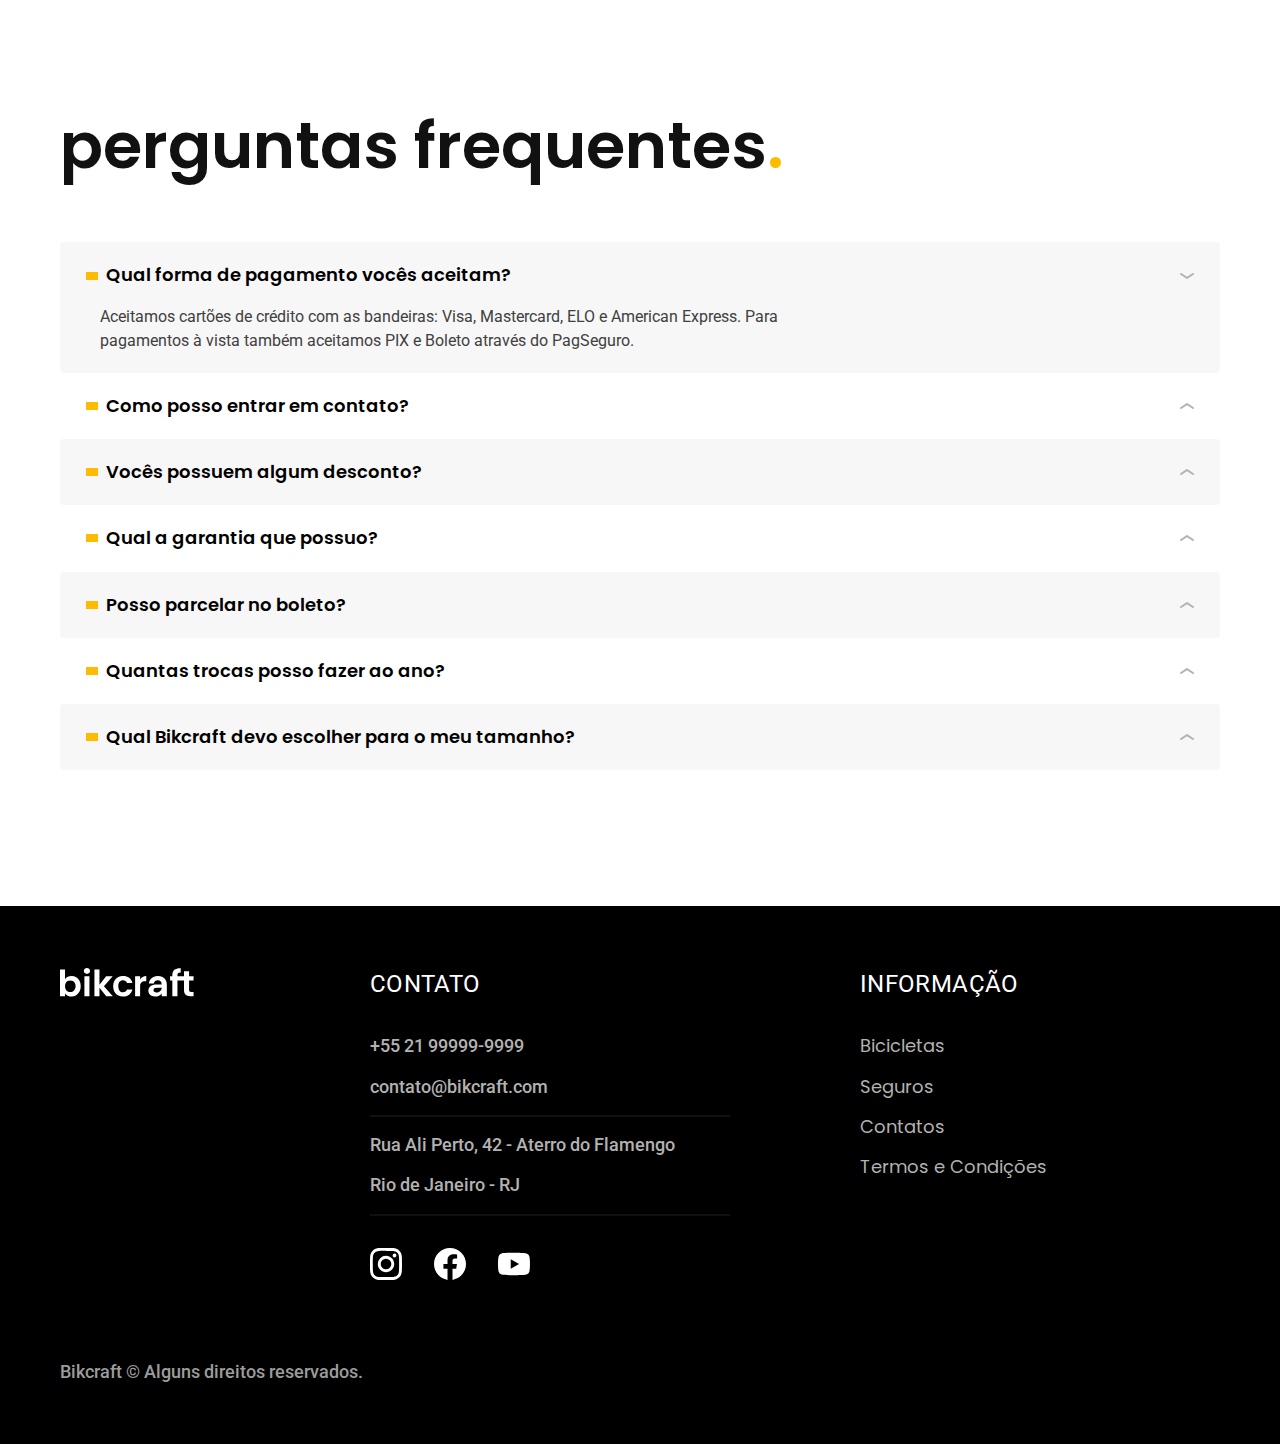
<file: insurance.html>
<!DOCTYPE html>
<html lang="pt-br">
    <head>
        <meta charset="UTF-8">
        <meta name="viewport" content="width=device-width, initial-scale=1.0">
        <title>Seguros | Bikcraft</title>
        <meta name="description" content="Seguros que você pode encontrar no Bikcraft.">
        
        <link rel="icon" href="./favicon.svg" type="image/svg+xml">
        
        <link rel="preload" href="./css/style.min.css" as="style">
        <link rel="stylesheet" href="./css/style.min.css">
        
        <script>document.documentElement.classList.add('js');</script>

        <link rel="preconnect" href="https://fonts.googleapis.com">
        <link rel="preconnect" href="https://fonts.gstatic.com" crossorigin>
        <link href="https://fonts.googleapis.com/css2?family=Merriweather:ital,wght@1,900&family=Poppins:wght@400;600&family=Roboto:wght@400;500&display=swap" rel="stylesheet">
    </head>
    <body id="insurance">
        <header class="header-bg">
            <div class="header container">
                <a href="./">
                    <img src="./img/svg/bikcraft.svg" width="136" height="32" alt="Bikcraft">
                </a>

                <nav aria-label="primary">
                    <ul class="header-menu font-1-m color-00">
                        <li class="header-menu-item">
                            <a href="./bikes.html">Bicicletas</a>
                        </li>
                        <li class="header-menu-item">
                            <a href="./insurance.html">Seguros</a>
                        </li>
                        <li class="header-menu-item">
                            <a href="./contact.html">Contato</a>
                        </li>
                    </ul>
                </nav>
            </div>
        </header>

        <main class="insurance-bg">
            <div class="title-bg">
                <div class="title container">
                    <p class="font-2-l-b color-05">Escolha o seguro</p>
                    <h1 class="font-1-xxl color-00">você seguro<span class="color-p01">.</span></h1>
                </div>
            </div>

            <div class="insurance container">
                <div class="insurance-item fadeInLeft" data-anime="200">
                    <h3 class="font-1-xl color-06">PRATA</h3>
                    <span class="font-1-xl color-00">R$ 199 <span class="font-1-xs color-06">mensal</span></span>
                    
                    <ul class="font-2-m color-00">
                        <li>Duas trocas por ano</li>
                        <li>Assistência técnica</li>
                        <li>Suporte 08h às 18h</li>
                        <li>Cobertura estadual</li>
                    </ul>

                    <a class="button secondary" href="./budget.html?type=insurance&product=silver">Inscreva-se</a>
                </div>

                <div class="insurance-item fadeInRight" data-anime="400">
                    <h3 class="font-1-xl color-p01">OURO</h3>
                    <span class="font-1-xl color-00">R$ 299 <span class="font-1-xs color-06">mensal</span></span>

                    <ul class="font-2-m color-00">
                        <li>Cinco trocas por ano</li>
                        <li>Assistência especial</li>
                        <li>Suporte 24h</li>
                        <li>Cobertura nacional</li>
                        <li>Desconto em parceiros</li>
                        <li>Acesso ao Clube Bikcraft</li>
                    </ul>

                    <a class="button" href="./budget.html?type=insurance&product=gold">Inscreva-se</a>
                </div>
            </div>
        </main>

        <article class="advantages-bg">
            <div class="advantages container">
                <h2 class="font-1-xxl color-00">nossas vantagens<span class="color-p01">.</span></h2>

                <ul>
                    <li>
                        <img src="./img/svg/icones/eletrica.svg" width="32" height="32" alt="">
                        <h3 class="font-1-l color-00">Reparo Elétrico</h3>
                        <p class="font-2-s color-05">
                            Garantimos o reparo completo do seu motor 
                            em caso de falhas. Sabemos que falhas são 
                            raras, mas estamos aqui para caso ocorra.
                        </p>
                    </li>
                    <li>
                        <img src="./img/svg/icones/carbono.svg" width="32" height="32" alt="">
                        <h3 class="font-1-l color-00">Carbono</h3>
                        <p class="font-2-s color-05">
                            Nossos quadros são feitos para durar para 
                            sempre. Mas caso algo ocorra, ficamos 
                            felizes em reparar.
                        </p>
                    </li>
                    <li>
                        <img src="./img/svg/icones/sustentavel.svg" width="32" height="32" alt="">
                        <h3 class="font-1-l color-00">Sustentável</h3>
                        <p class="font-2-s color-05">
                            Trabalhamos com a filosofia de desperdício 
                            zero. Qualquer parte defeituosa é reciclada e 
                            reutilizada em outro projeto.
                        </p>
                    </li>
                    <li>
                        <img src="./img/svg/icones/rastreador.svg" width="32" height="32" alt="">
                        <h3 class="font-1-l color-00">Rastreador</h3>
                        <p class="font-2-s color-05">
                            Utilizamos o GPS da sua Bikcraft em 
                            conjunto com especialistas em segurança 
                            para efetuarmos a recuperação.
                        </p>
                    </li>
                    <li>
                        <img src="./img/svg/icones/seguro.svg" width="32" height="32" alt="">
                        <h3 class="font-1-l color-00">Segurança</h3>
                        <p class="font-2-s color-05">
                            Com o seguro Bikcraft você pode 
                            ficar tranquilo em saber que o seu 
                            dinheiro não será perdido em casos 
                            de roubo.
                        </p>
                    </li>
                    <li>
                        <img src="./img/svg/icones/velocidade.svg" width="32" height="32" alt="">
                        <h3 class="font-1-l color-00">Rapidez</h3>
                        <p class="font-2-s color-05">
                            A sua Bikcraft ficará pronta para uso no 
                            mesmo dia, caso você traga ela para ser 
                            reparada em uma das filiais.
                        </p>
                    </li>
                </ul>
            </div>
        </article>

        <article class="faq container">
                <h2 class="font-1-xxl">perguntas frequentes<span class="color-p01">.</span></h2>

                <dl>
                    <div>
                        <dt>
                            <button class="font-1-m-b" aria-expanded="true" aria-controls="faq01">Qual forma de pagamento vocês aceitam?</button>
                        </dt>
                        <dd id="faq01" class="font-2-s color-09 active">
                            Aceitamos cartões de crédito com as bandeiras: Visa, Mastercard, ELO e American Express. Para 
                            pagamentos à vista também aceitamos PIX e Boleto através do PagSeguro.
                        </dd>
                    </div>
                    <div>
                        <dt>
                            <button class="font-1-m-b" aria-expanded="false" aria-controls="faq02">Como posso entrar em contato?</button>
                        </dt>
                        <dd id="faq02" class="font-2-s color-09">
                            Aceitamos cartões de crédito com as bandeiras: Visa, Mastercard, ELO e American Express. Para 
                            pagamentos à vista também aceitamos PIX e Boleto através do PagSeguro.
                        </dd>
                    </div>
                    <div>
                        <dt>
                            <button class="font-1-m-b" aria-expanded="false" aria-controls="faq03">Vocês possuem algum desconto?</button>
                        </dt>
                        <dd id="faq03" class="font-2-s color-09">
                            Aceitamos cartões de crédito com as bandeiras: Visa, Mastercard, ELO e American Express. Para 
                            pagamentos à vista também aceitamos PIX e Boleto através do PagSeguro.
                        </dd>
                    </div>
                    <div>
                        <dt>
                            <button class="font-1-m-b" aria-expanded="false" aria-controls="faq04">Qual a garantia que possuo?</button>
                        </dt>
                        <dd id="faq04" class="font-2-s color-09">
                            Aceitamos cartões de crédito com as bandeiras: Visa, Mastercard, ELO e American Express. Para 
                            pagamentos à vista também aceitamos PIX e Boleto através do PagSeguro.
                        </dd>
                    </div>
                    <div>
                        <dt>
                            <button class="font-1-m-b" aria-expanded="false" aria-controls="faq05">Posso parcelar no boleto?</button>
                        </dt>
                        <dd id="faq05" class="font-2-s color-09">
                            Aceitamos cartões de crédito com as bandeiras: Visa, Mastercard, ELO e American Express. Para 
                            pagamentos à vista também aceitamos PIX e Boleto através do PagSeguro.
                        </dd>
                    </div>
                    <div>
                        <dt>
                            <button class="font-1-m-b" aria-expanded="false" aria-controls="faq06">Quantas trocas posso fazer ao ano?</button>
                        </dt>
                        <dd id="faq06" class="font-2-s color-09">
                            Aceitamos cartões de crédito com as bandeiras: Visa, Mastercard, ELO e American Express. Para 
                            pagamentos à vista também aceitamos PIX e Boleto através do PagSeguro.
                        </dd>
                    </div>
                    <div>
                        <dt>
                            <button class="font-1-m-b" aria-expanded="false" aria-controls="faq07">Qual Bikcraft devo escolher para o meu tamanho?</button>
                        </dt>
                        <dd id="faq07" class="font-2-s color-09">
                            Aceitamos cartões de crédito com as bandeiras: Visa, Mastercard, ELO e American Express. Para 
                            pagamentos à vista também aceitamos PIX e Boleto através do PagSeguro.
                        </dd>
                    </div>
                </dl>
        </article>

        <footer class="footer-bg">
            <div class="footer container">
                <img src="./img/svg/bikcraft.svg" width="136" height="32" alt="Bikcraft">

                <div class="footer-contact">
                    <h3 class="font-2-l-b color-00">Contato</h3>

                    <ul class="font-2-m color-05">
                        <li>
                            <a href="tel:+552199999999">+55 21 99999-9999</a>
                        </li>
                        <li>
                            <a href="mailto:contato@bikcraft.com">contato@bikcraft.com</a>
                        </li>
                        <li>Rua Ali Perto, 42 - Aterro do Flamengo</li>
                        <li>Rio de Janeiro - RJ</li>
                    </ul>
                    
                    <div class="footer-social">
                        <a href="./">
                            <img src="./img/svg/redes/instagram.svg" width="32" height="32" alt="Instagram">
                        </a>
                        <a href="./">
                            <img src="./img/svg/redes/facebook.svg" width="32" height="32" alt="Facebook">
                        </a>
                        <a href="./">
                            <img src="./img/svg/redes/youtube.svg" width="32" height="32" alt="Youtube">
                        </a>
                    </div>
                </div>

                <div class="footer-information">
                    <h3 class="font-2-l-b color-00">Informação</h3>

                    <nav>
                        <ul class="font-1-m color-05">
                            <li>
                                <a href="./bikes.html">Bicicletas</a>
                            </li>
                            <li>
                                <a href="./insurance.html">Seguros</a>
                            </li>
                            <li>
                                <a href="./contact.html">Contatos</a>
                            </li>
                            <li>
                                <a href="./terms.html">Termos e Condições</a>
                            </li>
                        </ul>
                    </nav>
                </div>

                <p class="footer-copy font-2-m color-06">Bikcraft © Alguns direitos reservados.</p>
            </div>
        </footer>

        <script src="./js/plugins/simple-anime.js"></script>
        <script src="./js/script.js"></script>
    </body>
</html>
</file>
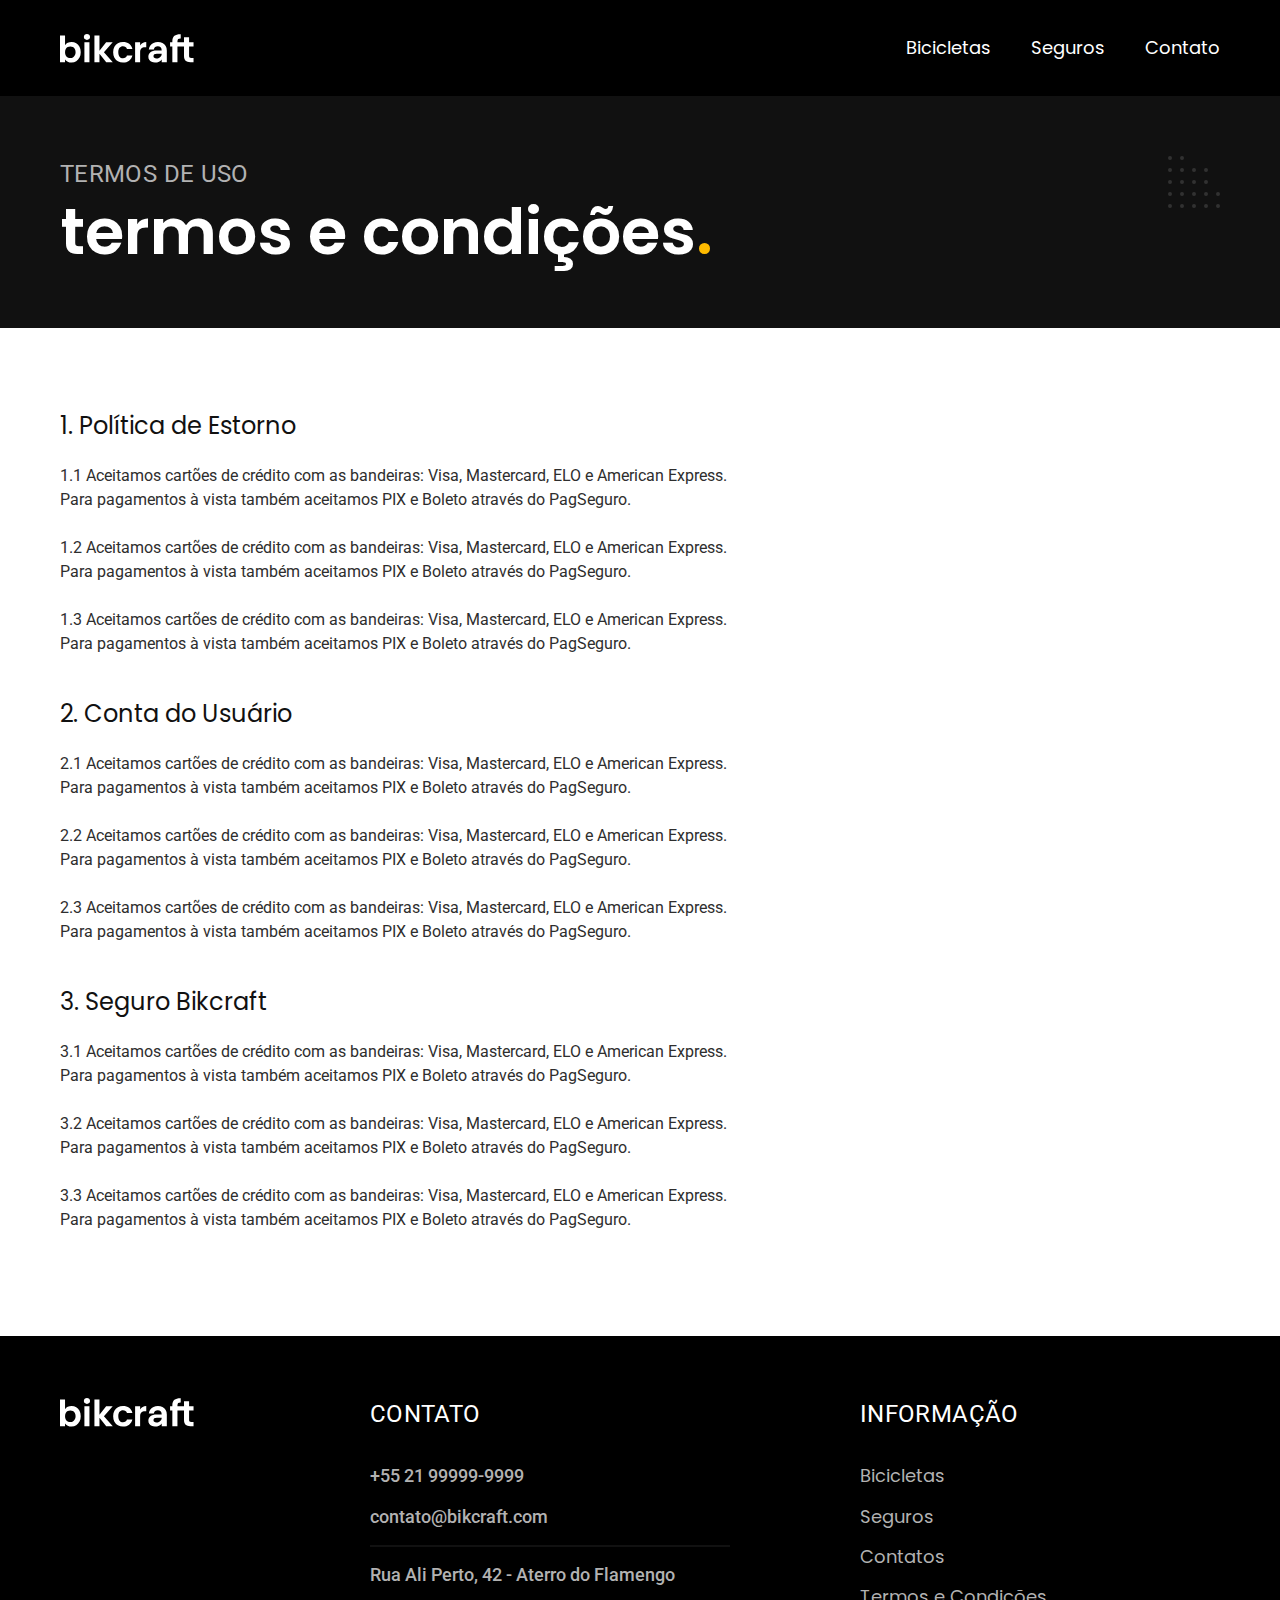
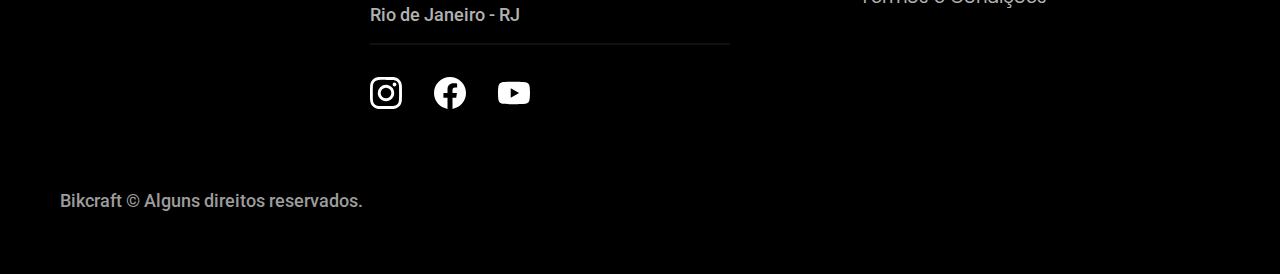
<file: terms.html>
<!DOCTYPE html>
<html lang="pt-br">
    <head>
        <meta charset="UTF-8">
        <meta name="viewport" content="width=device-width, initial-scale=1.0">
        <title>Termos e Condições | Bikcraft</title>
        <meta name="description" content="Termos e Condições Bikcraft.">
        
        <link rel="icon" href="./favicon.svg" type="image/svg+xml">
        
        <link rel="preload" href="./css/style.min.css" as="style">
        <link rel="stylesheet" href="./css/style.min.css">

        <script>document.documentElement.classList.add('js');</script>

        <link rel="preconnect" href="https://fonts.googleapis.com">
        <link rel="preconnect" href="https://fonts.gstatic.com" crossorigin>
        <link href="https://fonts.googleapis.com/css2?family=Merriweather:ital,wght@1,900&family=Poppins:wght@400;600&family=Roboto:wght@400;500&display=swap" rel="stylesheet">
    </head>
    <body id="terms">
        <header class="header-bg">
            <div class="header container">
                <a href="./">
                    <img src="./img/svg/bikcraft.svg" width="136" height="32" alt="Bikcraft">
                </a>
    
                <nav aria-label="primary">
                    <ul class="header-menu font-1-m color-00">
                        <li class="header-menu-item">
                            <a href="./bikes.html">Bicicletas</a>
                        </li>
                        <li class="header-menu-item">
                            <a href="./insurance.html">Seguros</a>
                        </li>
                        <li class="header-menu-item">
                            <a href="./contact.html">Contato</a>
                        </li>
                    </ul>
                </nav>
            </div>
        </header>

        <main>
            <div class="title-bg">
                <div class="title container">
                    <p class="font-2-l-b color-05">Termos de uso</p>
                    <h1 class="font-1-xxl color-00">termos e condições<span class="color-p01">.</span></h1>
                </div>
            </div>

            <div class="terms container font-2-s color-10">
                <h2 class="font-1-l color-11">1. Política de Estorno</h2>
                <p>
                    1.1 Aceitamos cartões de crédito com as bandeiras: Visa, Mastercard, ELO e American 
                    Express. Para pagamentos à vista também aceitamos PIX e Boleto através do PagSeguro.
                </p>
                <p>
                    1.2 Aceitamos cartões de crédito com as bandeiras: Visa, Mastercard, ELO e American 
                    Express. Para pagamentos à vista também aceitamos PIX e Boleto através do PagSeguro.
                </p>
                <p>
                    1.3 Aceitamos cartões de crédito com as bandeiras: Visa, Mastercard, ELO e American 
                    Express. Para pagamentos à vista também aceitamos PIX e Boleto através do PagSeguro.
                </p>

                <h2 class="font-1-l color-11">2. Conta do Usuário</h2>
                <p>
                    2.1 Aceitamos cartões de crédito com as bandeiras: Visa, Mastercard, ELO e American 
                    Express. Para pagamentos à vista também aceitamos PIX e Boleto através do PagSeguro.
                </p>
                <p>
                    2.2 Aceitamos cartões de crédito com as bandeiras: Visa, Mastercard, ELO e American 
                    Express. Para pagamentos à vista também aceitamos PIX e Boleto através do PagSeguro.
                </p>
                <p>
                    2.3 Aceitamos cartões de crédito com as bandeiras: Visa, Mastercard, ELO e American 
                    Express. Para pagamentos à vista também aceitamos PIX e Boleto através do PagSeguro.
                </p>

                <h2 class="font-1-l color-11">3. Seguro Bikcraft</h2>
                <p>
                    3.1 Aceitamos cartões de crédito com as bandeiras: Visa, Mastercard, ELO e American 
                    Express. Para pagamentos à vista também aceitamos PIX e Boleto através do PagSeguro.
                </p>
                <p>
                    3.2 Aceitamos cartões de crédito com as bandeiras: Visa, Mastercard, ELO e American 
                    Express. Para pagamentos à vista também aceitamos PIX e Boleto através do PagSeguro.
                </p>
                <p>
                    3.3 Aceitamos cartões de crédito com as bandeiras: Visa, Mastercard, ELO e American 
                    Express. Para pagamentos à vista também aceitamos PIX e Boleto através do PagSeguro.
                </p>
            </div>
        </main>

        <footer class="footer-bg">
            <div class="footer container">
                <img src="./img/svg/bikcraft.svg" width="136" height="32" alt="Bikcraft">

                <div class="footer-contact">
                    <h3 class="font-2-l-b color-00">Contato</h3>

                    <ul class="font-2-m color-05">
                        <li>
                            <a href="tel:+552199999999">+55 21 99999-9999</a>
                        </li>
                        <li>
                            <a href="mailto:contato@bikcraft.com">contato@bikcraft.com</a>
                        </li>
                        <li>Rua Ali Perto, 42 - Aterro do Flamengo</li>
                        <li>Rio de Janeiro - RJ</li>
                    </ul>
                    
                    <div class="footer-social">
                        <a href="./">
                            <img src="./img/svg/redes/instagram.svg" width="32" height="32" alt="Instagram">
                        </a>
                        <a href="./">
                            <img src="./img/svg/redes/facebook.svg" width="32" height="32" alt="Facebook">
                        </a>
                        <a href="./">
                            <img src="./img/svg/redes/youtube.svg" width="32" height="32" alt="Youtube">
                        </a>
                    </div>
                </div>

                <div class="footer-information">
                    <h3 class="font-2-l-b color-00">Informação</h3>

                    <nav>
                        <ul class="font-1-m color-05">
                            <li>
                                <a href="./bikes.html">Bicicletas</a>
                            </li>
                            <li>
                                <a href="./insurance.html">Seguros</a>
                            </li>
                            <li>
                                <a href="./contact.html">Contatos</a>
                            </li>
                            <li>
                                <a href="./terms.html">Termos e Condições</a>
                            </li>
                        </ul>
                    </nav>
                </div>

                <p class="footer-copy font-2-m color-06">Bikcraft © Alguns direitos reservados.</p>
            </div>
        </footer>

        <script src="./js/script.js"></script>
    </body>
</html>
</file>
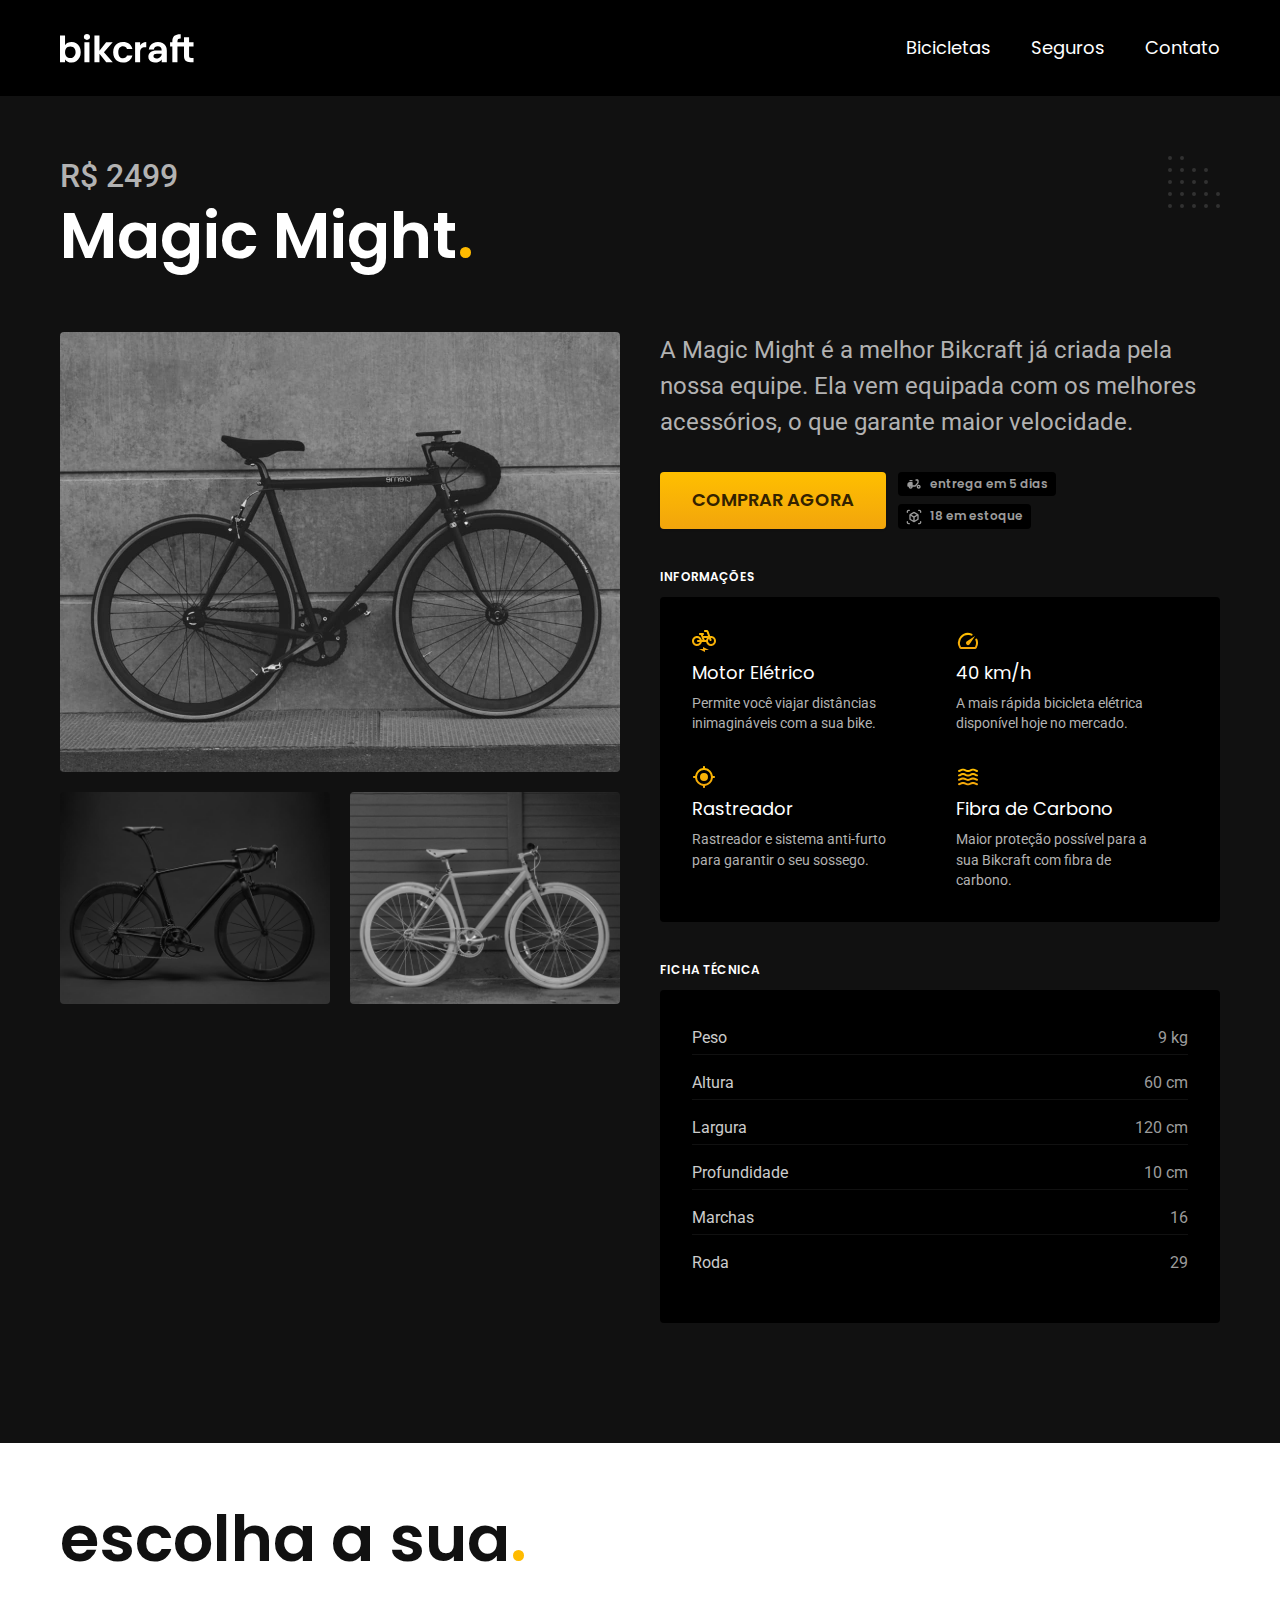
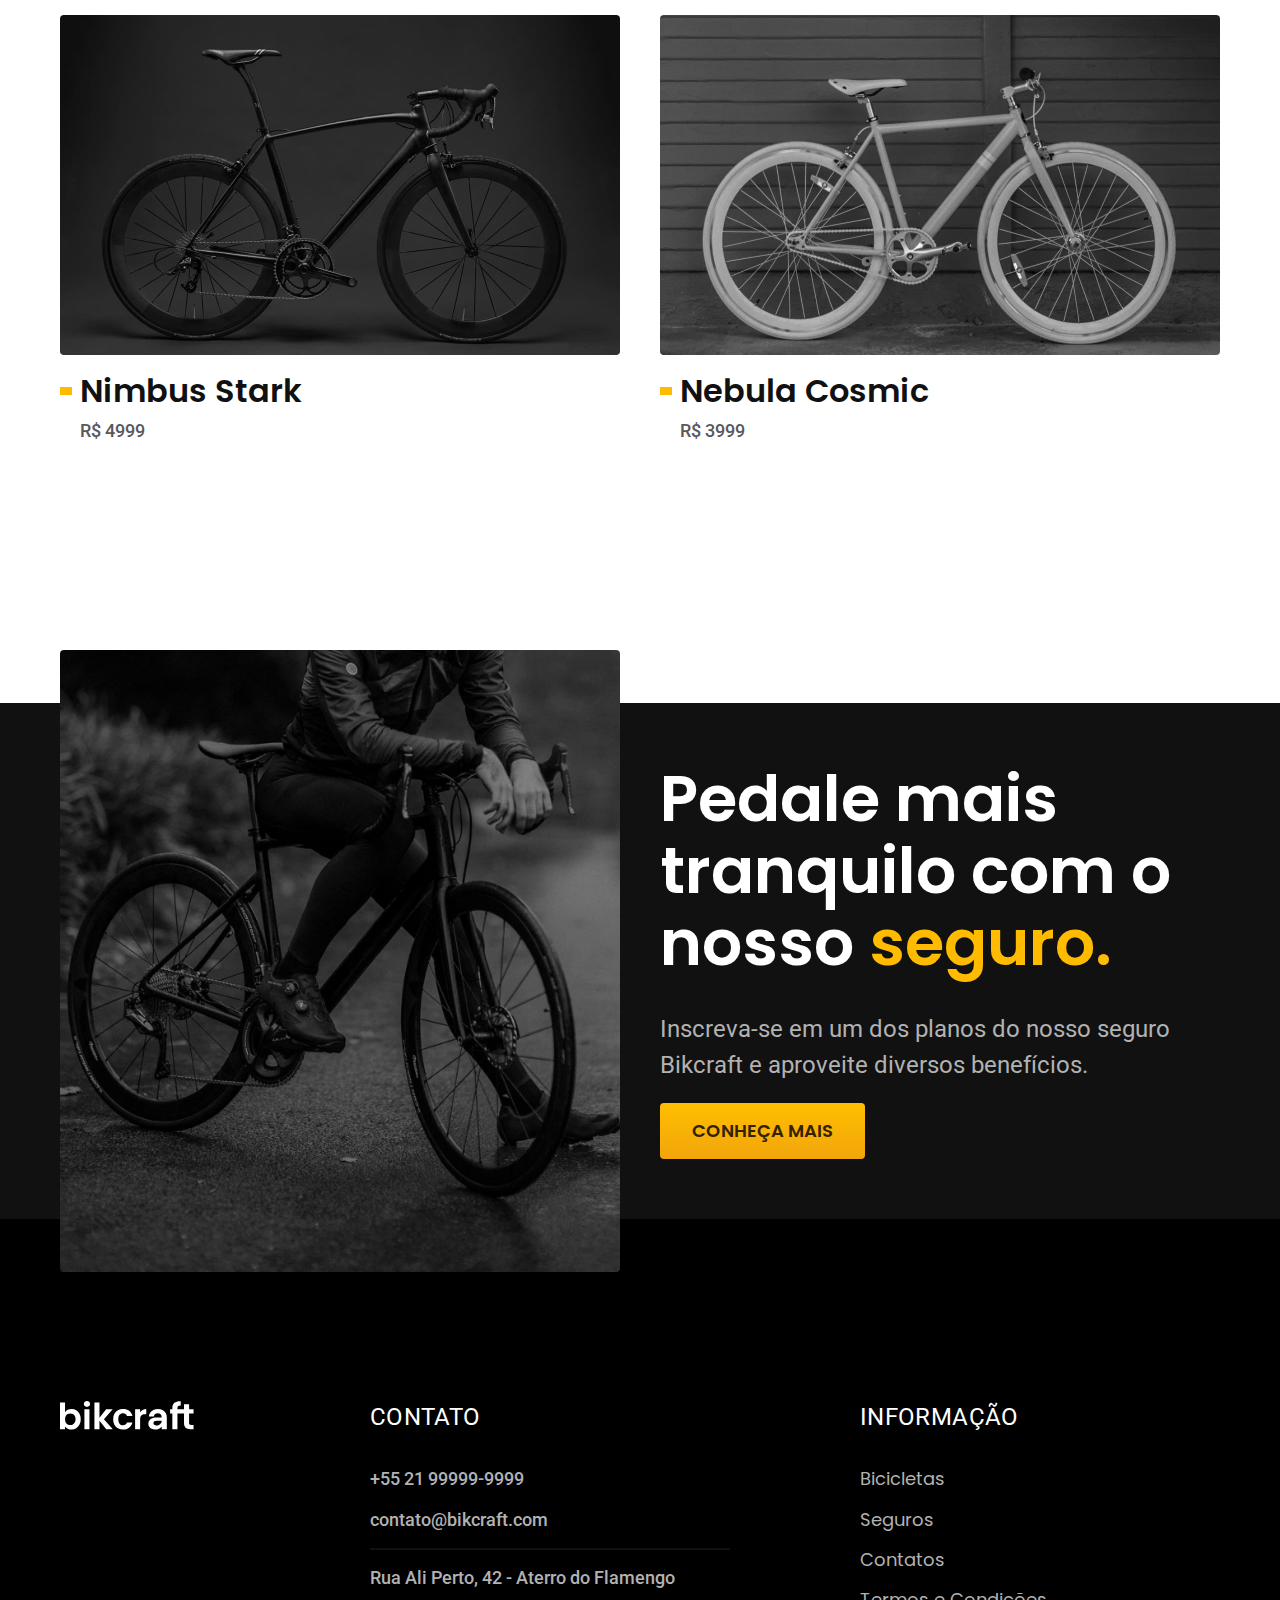
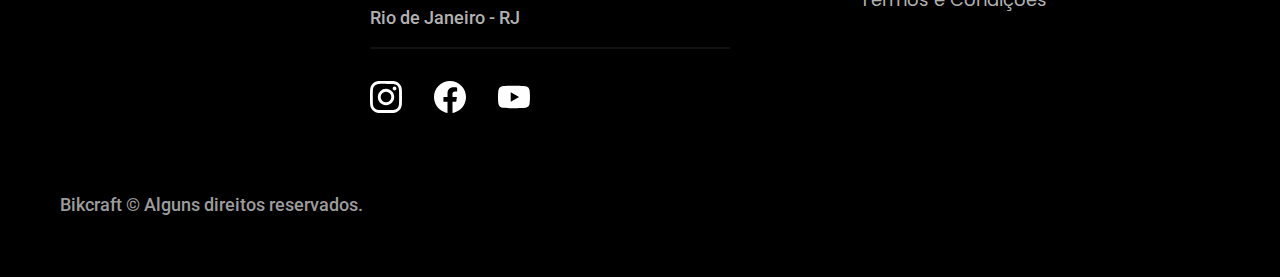
<file: bikes/magic.html>
<!DOCTYPE html>
<html lang="pt-br">
    <head>
        <meta charset="UTF-8">
        <meta name="viewport" content="width=device-width, initial-scale=1.0">
        <title>Magic Might | Bikcraft</title>
        <meta name="description" content="A Magic Might é a melhor Bikcraft já criada pela 
        nossa equipe. Ela vem equipada com os melhores acessórios, o que garante maior velocidade.">
        
        <link rel="icon" href="../favicon.svg" type="image/svg+xml">

        <link rel="preload" href="../css/style.min.css" as="style">
        <link rel="stylesheet" href="../css/style.min.css">

        <script>document.documentElement.classList.add('js');</script>

        <link rel="preconnect" href="https://fonts.googleapis.com">
        <link rel="preconnect" href="https://fonts.gstatic.com" crossorigin>
        <link href="https://fonts.googleapis.com/css2?family=Merriweather:ital,wght@1,900&family=Poppins:wght@400;600&family=Roboto:wght@400;500&display=swap" rel="stylesheet">
    </head>
    <body id="bike">
        <header class="header-bg">
            <div class="header container">
                <a href="../">
                    <img src="../img/svg/bikcraft.svg" width="136" height="32" alt="Bikcraft">
                </a>
    
                <nav aria-label="primary">
                    <ul class="header-menu font-1-m color-00">
                        <li class="header-menu-item">
                            <a href="../bikes.html">Bicicletas</a>
                        </li>
                        <li class="header-menu-item">
                            <a href="../insurance.html">Seguros</a>
                        </li>
                        <li class="header-menu-item">
                            <a href="../contact.html">Contato</a>
                        </li>
                    </ul>
                </nav>
            </div>
        </header>

        <main class="title-bg">
            <div>
                <div class="title container">
                    <p class="font-2-xl color-05">R$ 2499</p>
                    <h1 class="font-1-xxl color-00">Magic Might<span class="color-p01">.</span></h1>
                </div>
            </div>

            <div class="bike container">
                <div class="bike-images">
                    <img src="../img/jpg/bicicleta/nimbus2.jpg" width="1120" height="880" alt="Bicicleta Preta 1">
                    <img src="../img/jpg/bicicleta/nimbus1.jpg" width="1120" height="880" alt="Bicicleta Preta 2">
                    <img src="../img/jpg/bicicleta/nimbus3.jpg" width="1120" height="880" alt="Bicicleta Branca">
                </div>

                <div class="bike-content">
                    <p class="font-2-l color-05">
                        A Magic Might é a melhor Bikcraft já criada pela 
                        nossa equipe. Ela vem equipada com os melhores 
                        acessórios, o que garante maior velocidade.
                    </p>
                    <div class="bike-buy">
                        <a class="button" href="../budget.html?type=bikcraft&product=magic">Comprar Agora</a>
                        <span class="font-1-xs color-06">
                            <img src="../img/svg/icones/entrega.svg" width="16" height="16" alt="">
                            entrega em 5 dias
                        </span>
                        <span class="font-1-xs color-06">
                            <img src="../img/svg/icones/estoque.svg" width="16" height="16" alt="">
                            18 em estoque
                        </span>
                    </div>

                    <h2 class="font-1-xs color-00">Informações</h2>
                    <ul class="bike-informations">
                        <li>
                            <img src="../img/svg/icones/eletrica.svg" width="32" height="32" alt="">
                            <h3 class="font-1-m color-00">Motor Elétrico</h3>
                            <p class="font-2-xs color-05">
                                Permite você viajar distâncias 
                                inimagináveis com a sua bike.
                            </p>
                        </li>
                        <li>
                            <img src="../img/svg/icones/velocidade.svg" width="32" height="32" alt="">
                            <h3 class="font-1-m color-00">40 km/h</h3>
                            <p class="font-2-xs color-05">
                                A mais rápida bicicleta elétrica 
                                disponível hoje no mercado.
                            </p>
                        </li>
                        <li>
                            <img src="../img/svg/icones/rastreador.svg" width="32" height="32" alt="">
                            <h3 class="font-1-m color-00">Rastreador</h3>
                            <p class="font-2-xs color-05">
                                Rastreador e sistema anti-furto 
                                para garantir o seu sossego.
                            </p>
                        </li>
                        <li>
                            <img src="../img/svg/icones/carbono.svg" width="32" height="32" alt="">
                            <h3 class="font-1-m color-00">Fibra de Carbono</h3>
                            <p class="font-2-xs color-05">
                                Maior proteção possível para a 
                                sua Bikcraft com fibra de carbono.
                            </p>
                        </li>
                    </ul>

                    <h2 class="font-1-xs color-00">Ficha Técnica</h2>
                    <ul class="bike-datasheet font-2-s color-04">
                        <li>
                            Peso
                            <span>9 kg</span>
                        </li>
                        <li>
                            Altura
                            <span>60 cm</span>
                        </li>
                        <li>
                            Largura
                            <span>120 cm</span>
                        </li>
                        <li>
                            Profundidade
                            <span>10 cm</span>
                        </li>
                        <li>
                            Marchas
                            <span>16</span>
                        </li>
                        <li>
                            Roda
                            <span>29</span>
                        </li>
                    </ul>
                </div>
            </div>
        </main>

        <article class="bikes-list container">
            <h2 class="font-1-xxl">escolha a sua<span class="color-p01">.</span></h2>

            <ul>
                <li>
                    <a href="./magic.html">
                        <img src="../img/jpg/bicicletas/nimbus.jpg" width="1120" height="680" alt="Bicicleta preta e fundo cinza">
                        <h3 class="font-1-xl">Nimbus Stark</h3>
                        <span class="font-2-m color-08">R$ 4999</span>
                    </a>
                </li>
                <li>
                    <a href="./nebula.html">
                        <img src="../img/jpg/bicicletas/nebula.jpg" width="1120" height="680" alt="Bicicleta branca e fundo cinza">
                        <h3 class="font-1-xl">Nebula Cosmic</h3>
                        <span class="font-2-m color-08">R$ 3999</span>
                    </a>
                </li>
            </ul>
        </article>

        <article class="bike-insurance__bg">
            <div class="bike-insurance container">
                <div class="bike-insurance__image">
                    <img src="../img/jpg/fotos/seguros.jpg" width="1360" height="1512" alt="Pessoa parada em cima de uma bicicleta">
                </div>

                <div class="bike-insurance__content">
                    <h2 class="font-1-xxl color-00">
                        Pedale mais 
                        tranquilo com 
                        o nosso <span class="color-p01">seguro.</span>
                    </h2>
                    <p class="font-2-l color-05">
                        Inscreva-se em um dos planos do nosso seguro 
                        Bikcraft e aproveite diversos benefícios.
                    </p>
                    <a class="button" href="../insurance.html">Conheça Mais</a>
                </div>
            </div>
        </article>

        <footer class="footer-bg">
            <div class="footer container">
                <img src="../img/svg/bikcraft.svg" width="136" height="32" alt="Bikcraft">

                <div class="footer-contact">
                    <h3 class="font-2-l-b color-00">Contato</h3>

                    <ul class="font-2-m color-05">
                        <li>
                            <a href="tel:+552199999999">+55 21 99999-9999</a>
                        </li>
                        <li>
                            <a href="mailto:contato@bikcraft.com">contato@bikcraft.com</a>
                        </li>
                        <li>Rua Ali Perto, 42 - Aterro do Flamengo</li>
                        <li>Rio de Janeiro - RJ</li>
                    </ul>
                    
                    <div class="footer-social">
                        <a href="">
                            <img src="../img/svg/redes/instagram.svg" width="32" height="32" alt="Instagram">
                        </a>
                        <a href="">
                            <img src="../img/svg/redes/facebook.svg" width="32" height="32" alt="Facebook">
                        </a>
                        <a href="">
                            <img src="../img/svg/redes/youtube.svg" width="32" height="32" alt="Youtube">
                        </a>
                    </div>
                </div>

                <div class="footer-information">
                    <h3 class="font-2-l-b color-00">Informação</h3>

                    <nav>
                        <ul class="font-1-m color-05">
                            <li>
                                <a href="../bikes.html">Bicicletas</a>
                            </li>
                            <li>
                                <a href="../insurance.html">Seguros</a>
                            </li>
                            <li>
                                <a href="../contact.html">Contatos</a>
                            </li>
                            <li>
                                <a href="../terms.html">Termos e Condições</a>
                            </li>
                        </ul>
                    </nav>
                </div>

                <p class="footer-copy font-2-m color-06">Bikcraft © Alguns direitos reservados.</p>
            </div>
        </footer>

        <script src="../js/script.js"></script>
    </body>
</html>
</file>
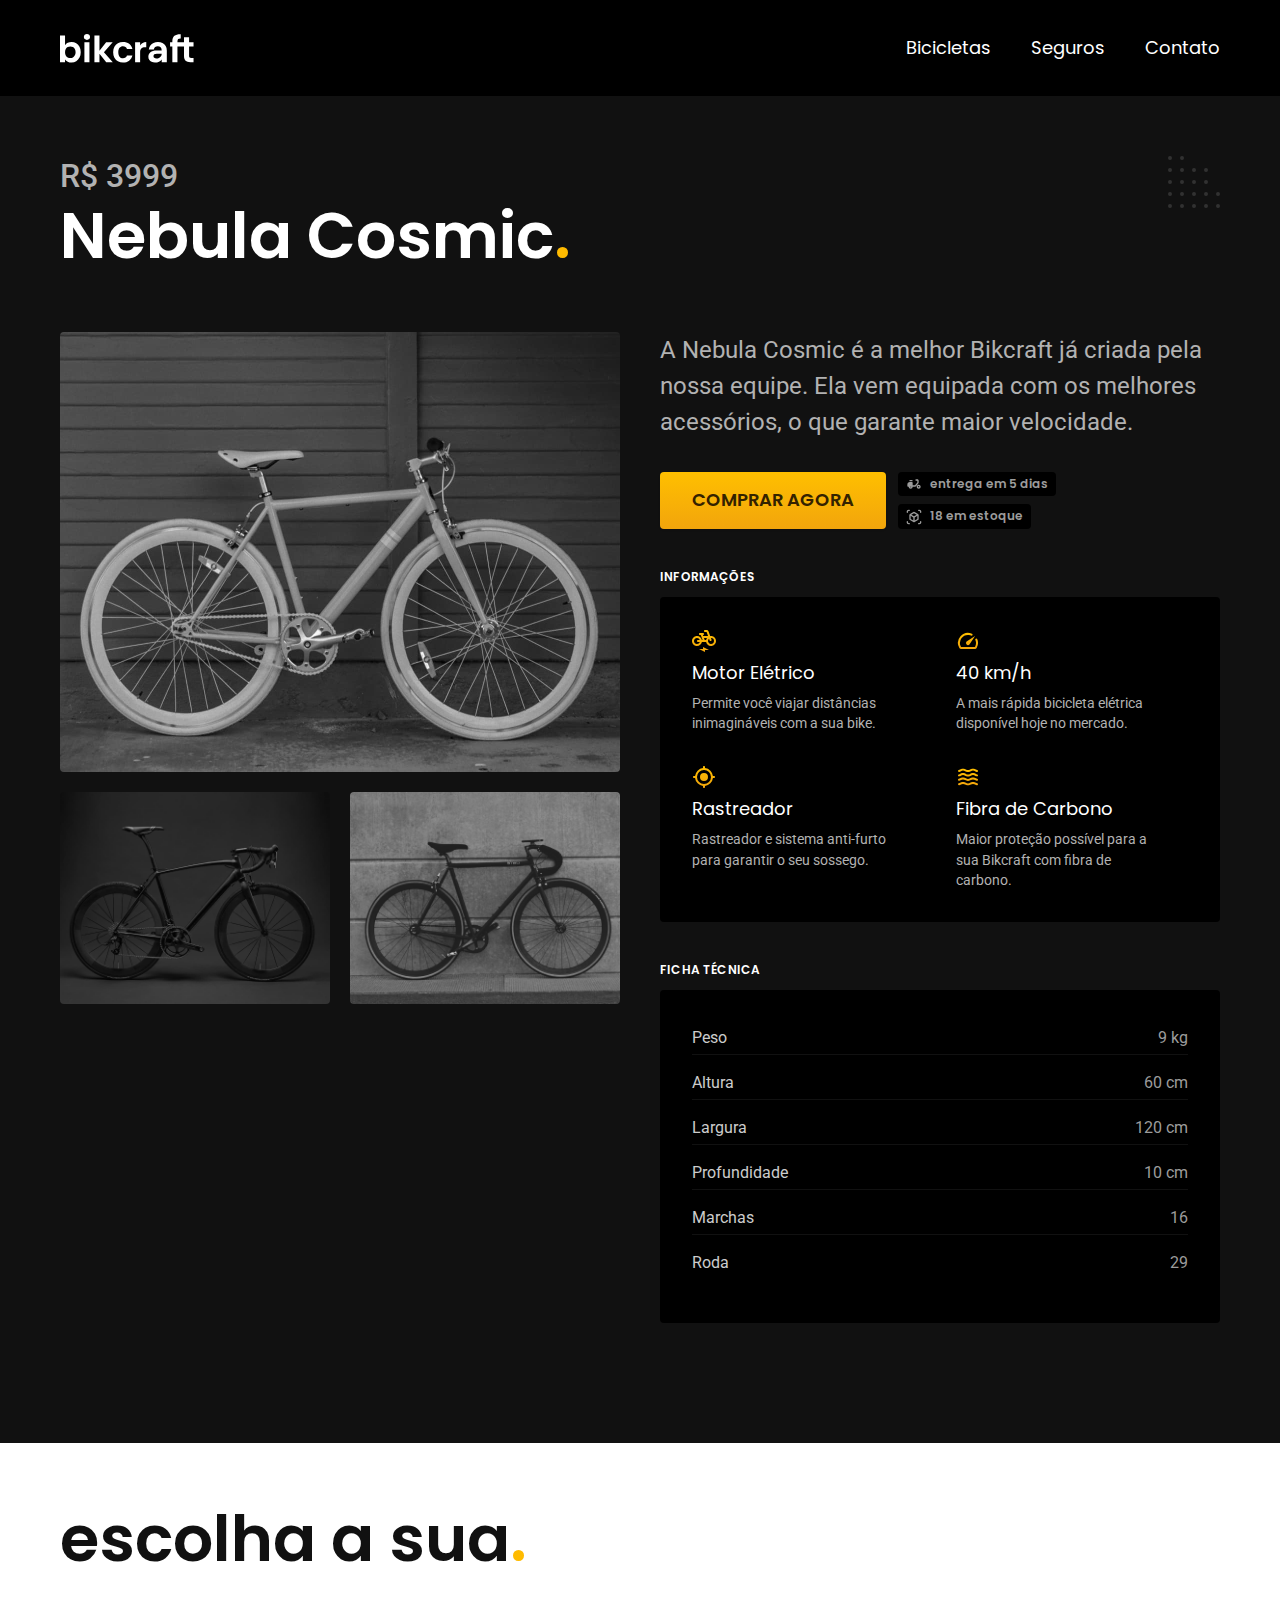
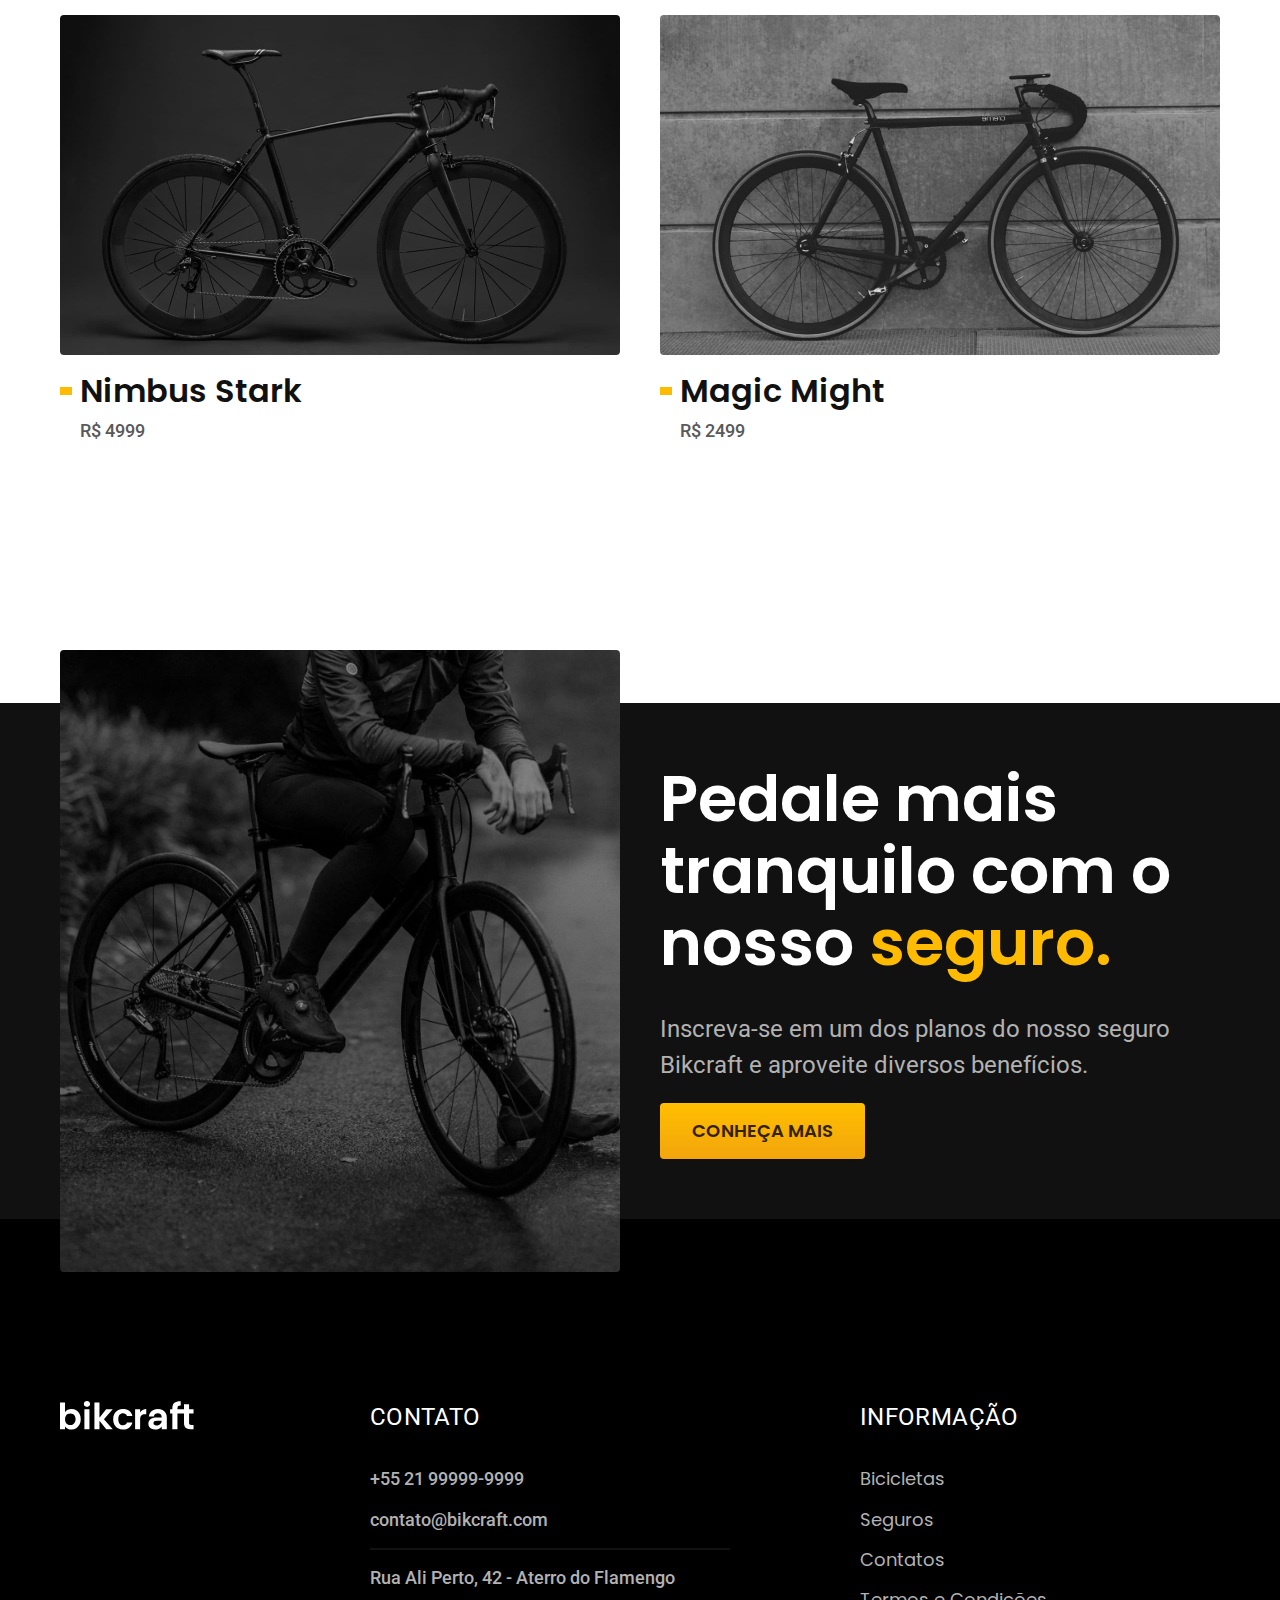
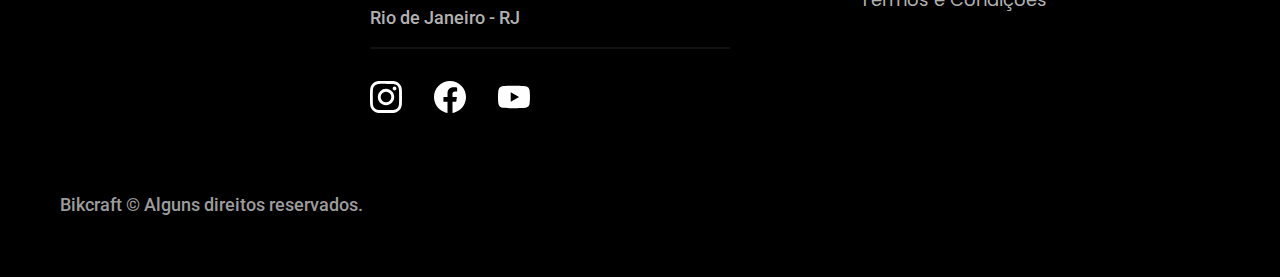
<file: bikes/nebula.html>
<!DOCTYPE html>
<html lang="pt-br">
    <head>
        <meta charset="UTF-8">
        <meta name="viewport" content="width=device-width, initial-scale=1.0">
        <title>Nebula Cosmic | Bikcraft</title>
        <meta name="description" content="A Nebula Cosmic é a melhor Bikcraft já criada pela 
        nossa equipe. Ela vem equipada com os melhores acessórios, o que garante maior velocidade.">
        
        <link rel="icon" href="../favicon.svg" type="image/svg+xml">

        <link rel="preload" href="../css/style.min.css" as="style">
        <link rel="stylesheet" href="../css/style.min.css">

        <script>document.documentElement.classList.add('js');</script>

        <link rel="preconnect" href="https://fonts.googleapis.com">
        <link rel="preconnect" href="https://fonts.gstatic.com" crossorigin>
        <link href="https://fonts.googleapis.com/css2?family=Merriweather:ital,wght@1,900&family=Poppins:wght@400;600&family=Roboto:wght@400;500&display=swap" rel="stylesheet">
    </head>
    <body id="bike">
        <header class="header-bg">
            <div class="header container">
                <a href="../">
                    <img src="../img/svg/bikcraft.svg" width="136" height="32" alt="Bikcraft">
                </a>
    
                <nav aria-label="primary">
                    <ul class="header-menu font-1-m color-00">
                        <li class="header-menu-item">
                            <a href="../bikes.html">Bicicletas</a>
                        </li>
                        <li class="header-menu-item">
                            <a href="../insurance.html">Seguros</a>
                        </li>
                        <li class="header-menu-item">
                            <a href="../contact.html">Contato</a>
                        </li>
                    </ul>
                </nav>
            </div>
        </header>

        <main class="title-bg">
            <div>
                <div class="title container">
                    <p class="font-2-xl color-05">R$ 3999</p>
                    <h1 class="font-1-xxl color-00">Nebula Cosmic<span class="color-p01">.</span></h1>
                </div>
            </div>

            <div class="bike container">
                <div class="bike-images">
                    <img src="../img/jpg/bicicleta/nimbus3.jpg" width="1120" height="880" alt="Bicicleta Preta 1">
                    <img src="../img/jpg/bicicleta/nimbus1.jpg" width="1120" height="880" alt="Bicicleta Preta 2">
                    <img src="../img/jpg/bicicleta/nimbus2.jpg" width="1120" height="880" alt="Bicicleta Branca">
                </div>

                <div class="bike-content">
                    <p class="font-2-l color-05">
                        A Nebula Cosmic é a melhor Bikcraft já criada pela 
                        nossa equipe. Ela vem equipada com os melhores 
                        acessórios, o que garante maior velocidade.
                    </p>
                    <div class="bike-buy">
                        <a class="button" href="../budget.html?type=bikcraft&product=nebula">Comprar Agora</a>
                        <span class="font-1-xs color-06">
                            <img src="../img/svg/icones/entrega.svg" width="16" height="16" alt="">
                            entrega em 5 dias
                        </span>
                        <span class="font-1-xs color-06">
                            <img src="../img/svg/icones/estoque.svg" width="16" height="16" alt="">
                            18 em estoque
                        </span>
                    </div>

                    <h2 class="font-1-xs color-00">Informações</h2>
                    <ul class="bike-informations">
                        <li>
                            <img src="../img/svg/icones/eletrica.svg" width="32" height="32" alt="">
                            <h3 class="font-1-m color-00">Motor Elétrico</h3>
                            <p class="font-2-xs color-05">
                                Permite você viajar distâncias 
                                inimagináveis com a sua bike.
                            </p>
                        </li>
                        <li>
                            <img src="../img/svg/icones/velocidade.svg" width="32" height="32" alt="">
                            <h3 class="font-1-m color-00">40 km/h</h3>
                            <p class="font-2-xs color-05">
                                A mais rápida bicicleta elétrica 
                                disponível hoje no mercado.
                            </p>
                        </li>
                        <li>
                            <img src="../img/svg/icones/rastreador.svg" width="32" height="32" alt="">
                            <h3 class="font-1-m color-00">Rastreador</h3>
                            <p class="font-2-xs color-05">
                                Rastreador e sistema anti-furto 
                                para garantir o seu sossego.
                            </p>
                        </li>
                        <li>
                            <img src="../img/svg/icones/carbono.svg" width="32" height="32" alt="">
                            <h3 class="font-1-m color-00">Fibra de Carbono</h3>
                            <p class="font-2-xs color-05">
                                Maior proteção possível para a 
                                sua Bikcraft com fibra de carbono.
                            </p>
                        </li>
                    </ul>

                    <h2 class="font-1-xs color-00">Ficha Técnica</h2>
                    <ul class="bike-datasheet font-2-s color-04">
                        <li>
                            Peso
                            <span>9 kg</span>
                        </li>
                        <li>
                            Altura
                            <span>60 cm</span>
                        </li>
                        <li>
                            Largura
                            <span>120 cm</span>
                        </li>
                        <li>
                            Profundidade
                            <span>10 cm</span>
                        </li>
                        <li>
                            Marchas
                            <span>16</span>
                        </li>
                        <li>
                            Roda
                            <span>29</span>
                        </li>
                    </ul>
                </div>
            </div>
        </main>

        <article class="bikes-list container">
            <h2 class="font-1-xxl">escolha a sua<span class="color-p01">.</span></h2>

            <ul>
                <li>
                    <a href="./magic.html">
                        <img src="../img/jpg/bicicletas/nimbus.jpg" width="1120" height="680" alt="Bicicleta preta e fundo cinza">
                        <h3 class="font-1-xl">Nimbus Stark</h3>
                        <span class="font-2-m color-08">R$ 4999</span>
                    </a>
                </li>
                <li>
                    <a href="./nebula.html">
                        <img src="../img/jpg/bicicletas/magic.jpg" width="1120" height="680" alt="Bicicleta branca e fundo cinza">
                        <h3 class="font-1-xl">Magic Might</h3>
                        <span class="font-2-m color-08">R$ 2499</span>
                    </a>
                </li>
            </ul>
        </article>

        <article class="bike-insurance__bg">
            <div class="bike-insurance container">
                <div class="bike-insurance__image">
                    <img src="../img/jpg/fotos/seguros.jpg" width="1360" height="1512" alt="Pessoa parada em cima de uma bicicleta">
                </div>

                <div class="bike-insurance__content">
                    <h2 class="font-1-xxl color-00">
                        Pedale mais 
                        tranquilo com 
                        o nosso <span class="color-p01">seguro.</span>
                    </h2>
                    <p class="font-2-l color-05">
                        Inscreva-se em um dos planos do nosso seguro 
                        Bikcraft e aproveite diversos benefícios.
                    </p>
                    <a class="button" href="../insurance.html">Conheça Mais</a>
                </div>
            </div>
        </article>

        <footer class="footer-bg">
            <div class="footer container">
                <img src="../img/svg/bikcraft.svg" width="136" height="32" alt="Bikcraft">

                <div class="footer-contact">
                    <h3 class="font-2-l-b color-00">Contato</h3>

                    <ul class="font-2-m color-05">
                        <li>
                            <a href="tel:+552199999999">+55 21 99999-9999</a>
                        </li>
                        <li>
                            <a href="mailto:contato@bikcraft.com">contato@bikcraft.com</a>
                        </li>
                        <li>Rua Ali Perto, 42 - Aterro do Flamengo</li>
                        <li>Rio de Janeiro - RJ</li>
                    </ul>
                    
                    <div class="footer-social">
                        <a href="">
                            <img src="../img/svg/redes/instagram.svg" width="32" height="32" alt="Instagram">
                        </a>
                        <a href="">
                            <img src="../img/svg/redes/facebook.svg" width="32" height="32" alt="Facebook">
                        </a>
                        <a href="">
                            <img src="../img/svg/redes/youtube.svg" width="32" height="32" alt="Youtube">
                        </a>
                    </div>
                </div>

                <div class="footer-information">
                    <h3 class="font-2-l-b color-00">Informação</h3>

                    <nav>
                        <ul class="font-1-m color-05">
                            <li>
                                <a href="../bikes.html">Bicicletas</a>
                            </li>
                            <li>
                                <a href="../insurance.html">Seguros</a>
                            </li>
                            <li>
                                <a href="../contact.html">Contatos</a>
                            </li>
                            <li>
                                <a href="../terms.html">Termos e Condições</a>
                            </li>
                        </ul>
                    </nav>
                </div>

                <p class="footer-copy font-2-m color-06">Bikcraft © Alguns direitos reservados.</p>
            </div>
        </footer>

        <script src="../js/script.js"></script>
    </body>
</html>
</file>
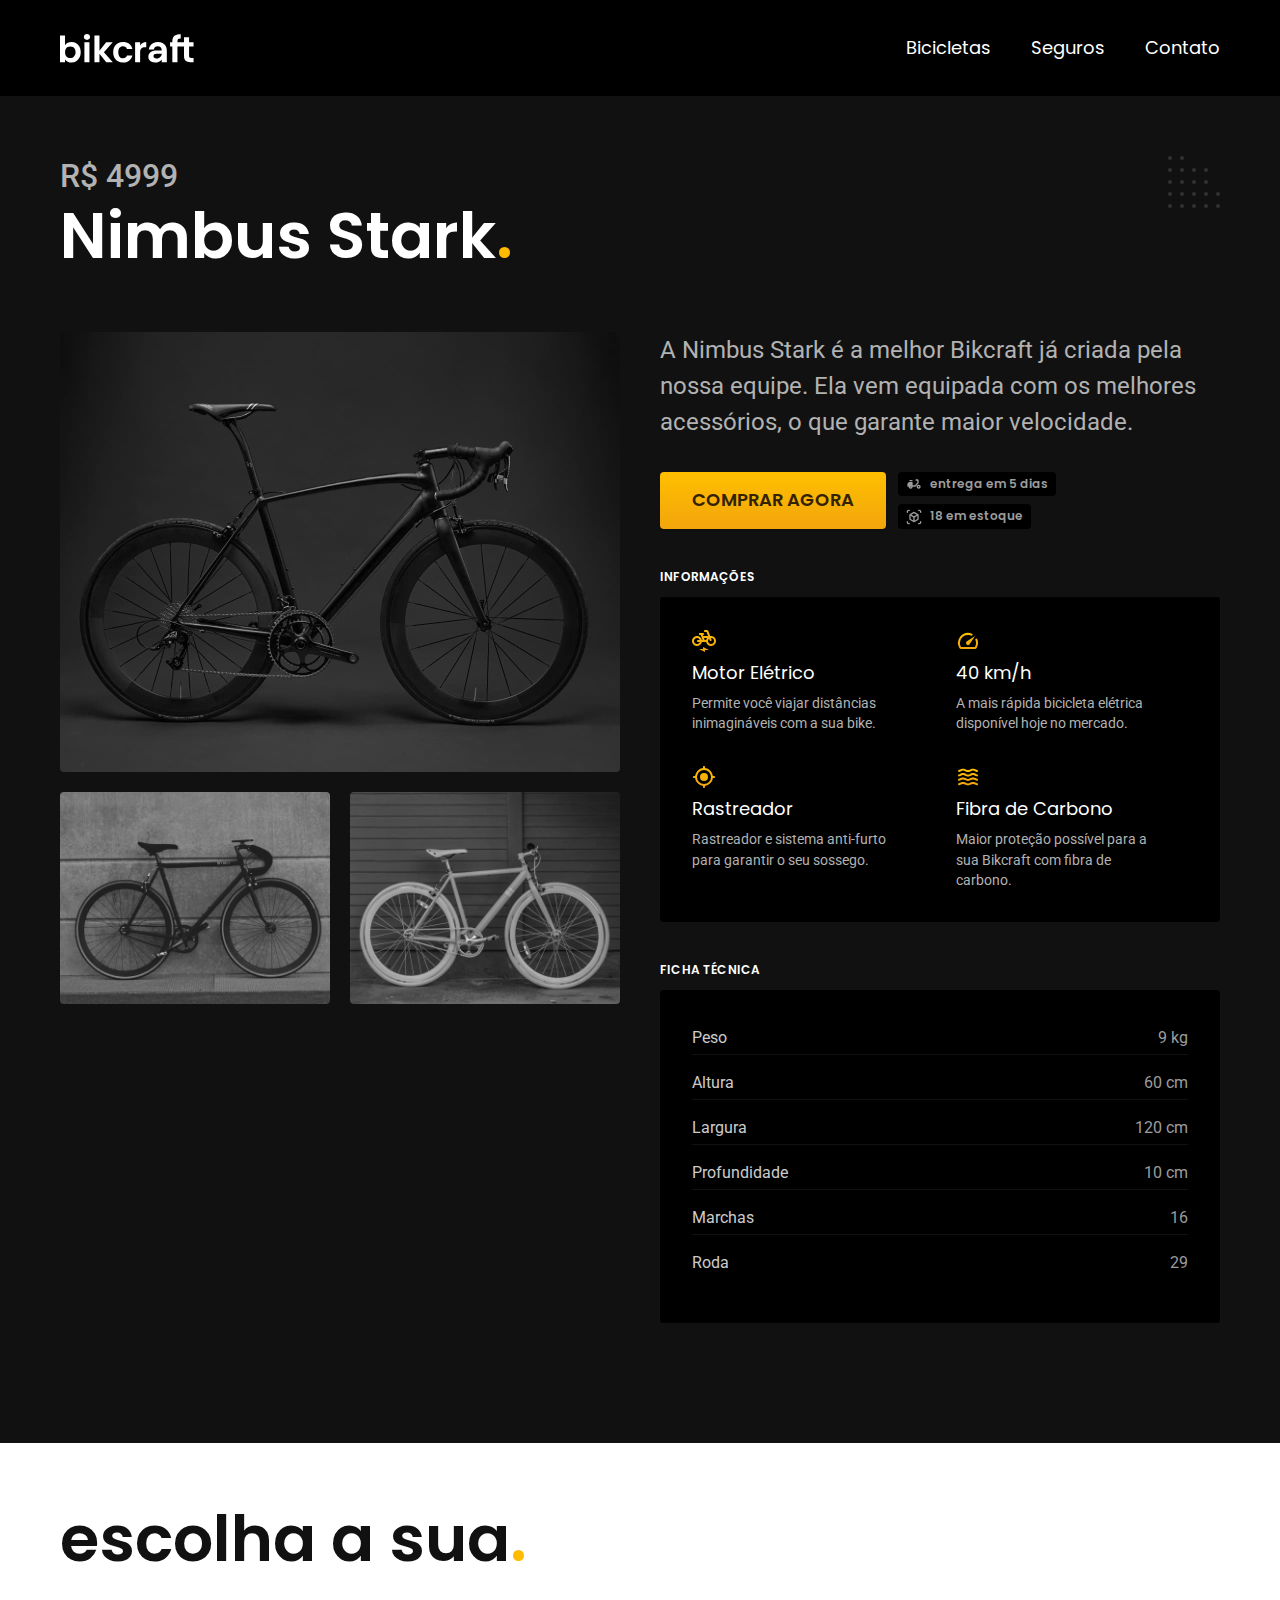
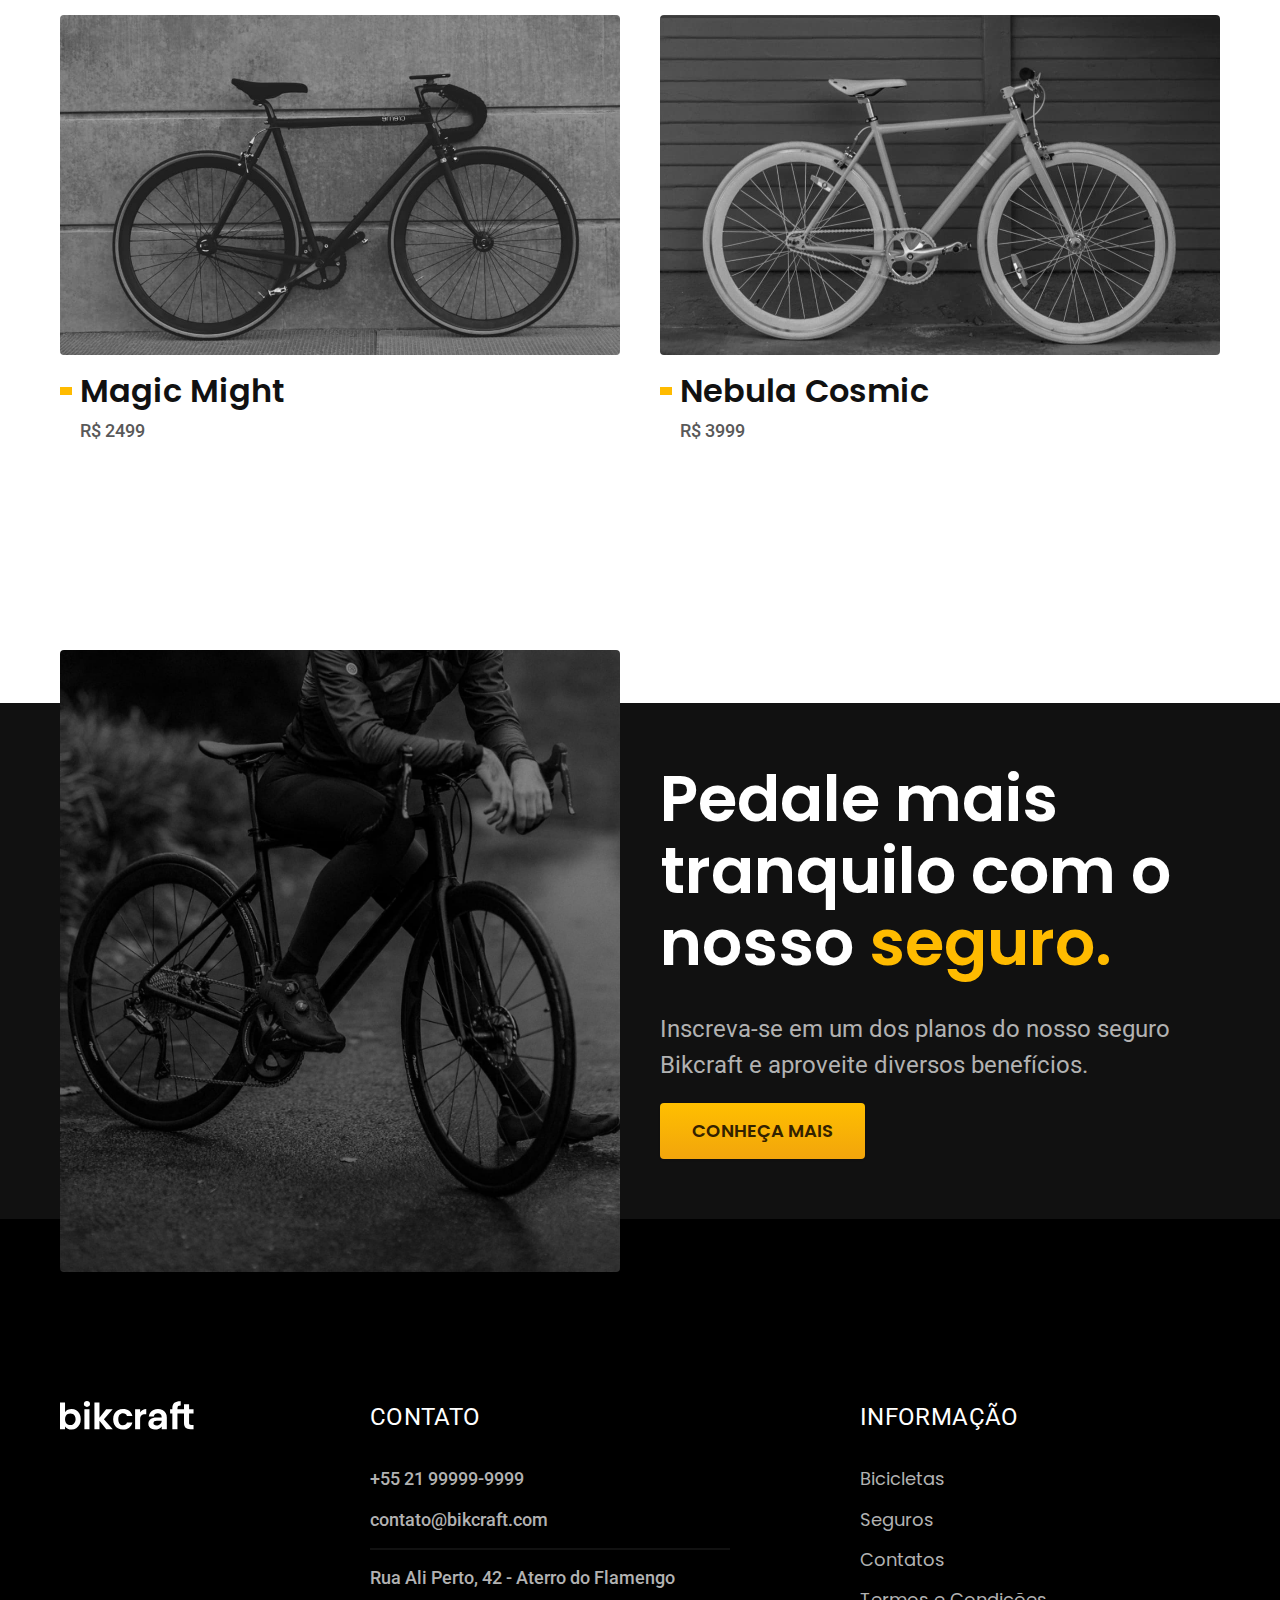
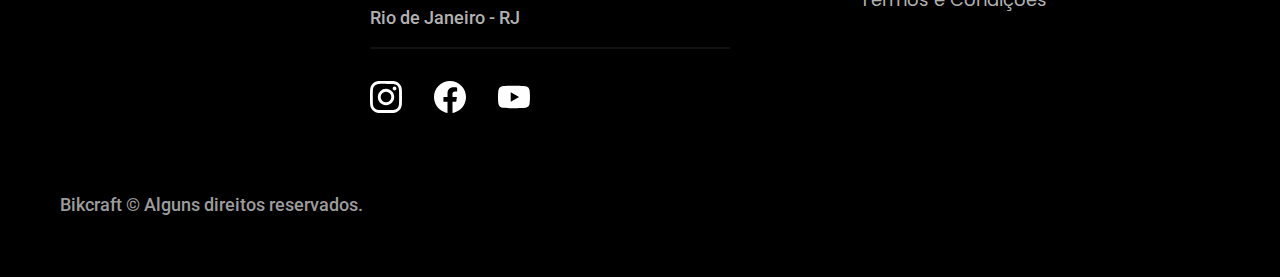
<file: bikes/nimbus.html>
<!DOCTYPE html>
<html lang="pt-br">
    <head>
        <meta charset="UTF-8">
        <meta name="viewport" content="width=device-width, initial-scale=1.0">
        <title>Nimbus Stark | Bikcraft</title>
        <meta name="description" content="A Nimbus Stark é a melhor Bikcraft já criada pela 
        nossa equipe. Ela vem equipada com os melhores acessórios, o que garante maior velocidade.">
        
        <link rel="icon" href="../favicon.svg" type="image/svg+xml">

        <link rel="preload" href="../css/style.min.css" as="style">
        <link rel="stylesheet" href="../css/style.min.css"> 

        <script>document.documentElement.classList.add('js');</script>

        <link rel="preconnect" href="https://fonts.googleapis.com">
        <link rel="preconnect" href="https://fonts.gstatic.com" crossorigin>
        <link href="https://fonts.googleapis.com/css2?family=Merriweather:ital,wght@1,900&family=Poppins:wght@400;600&family=Roboto:wght@400;500&display=swap" rel="stylesheet">
    </head>
    <body id="bike">
        <header class="header-bg">
            <div class="header container">
                <a href="../">
                    <img src="../img/svg/bikcraft.svg" width="136" height="32" alt="Bikcraft">
                </a>
    
                <nav aria-label="primary">
                    <ul class="header-menu font-1-m color-00">
                        <li class="header-menu-item">
                            <a href="../bikes.html">Bicicletas</a>
                        </li>
                        <li class="header-menu-item">
                            <a href="../insurance.html">Seguros</a>
                        </li>
                        <li class="header-menu-item">
                            <a href="../contact.html">Contato</a>
                        </li>
                    </ul>
                </nav>
            </div>
        </header>

        <main class="title-bg">
            <div>
                <div class="title container">
                    <p class="font-2-xl color-05">R$ 4999</p>
                    <h1 class="font-1-xxl color-00">Nimbus Stark<span class="color-p01">.</span></h1>
                </div>
            </div>

            <div class="bike container">
                <div class="bike-images">
                    <img src="../img/jpg/bicicleta/nimbus1.jpg" width="1120" height="880" alt="Bicicleta Preta 1">
                    <img src="../img/jpg/bicicleta/nimbus2.jpg" width="1120" height="880" alt="Bicicleta Preta 2">
                    <img src="../img/jpg/bicicleta/nimbus3.jpg" width="1120" height="880" alt="Bicicleta Branca">
                </div>

                <div class="bike-content">
                    <p class="font-2-l color-05">
                        A Nimbus Stark é a melhor Bikcraft já criada pela 
                        nossa equipe. Ela vem equipada com os melhores 
                        acessórios, o que garante maior velocidade.
                    </p>
                    <div class="bike-buy">
                        <a class="button" href="../budget.html?type=bikcraft&product=nimbus">Comprar Agora</a>
                        <span class="font-1-xs color-06">
                            <img src="../img/svg/icones/entrega.svg" width="16" height="16" alt="">
                            entrega em 5 dias
                        </span>
                        <span class="font-1-xs color-06">
                            <img src="../img/svg/icones/estoque.svg" width="16" height="16" alt="">
                            18 em estoque
                        </span>
                    </div>

                    <h2 class="font-1-xs color-00">Informações</h2>
                    <ul class="bike-informations">
                        <li>
                            <img src="../img/svg/icones/eletrica.svg" width="32" height="32" alt="">
                            <h3 class="font-1-m color-00">Motor Elétrico</h3>
                            <p class="font-2-xs color-05">
                                Permite você viajar distâncias 
                                inimagináveis com a sua bike.
                            </p>
                        </li>
                        <li>
                            <img src="../img/svg/icones/velocidade.svg" width="32" height="32" alt="">
                            <h3 class="font-1-m color-00">40 km/h</h3>
                            <p class="font-2-xs color-05">
                                A mais rápida bicicleta elétrica 
                                disponível hoje no mercado.
                            </p>
                        </li>
                        <li>
                            <img src="../img/svg/icones/rastreador.svg" width="32" height="32" alt="">
                            <h3 class="font-1-m color-00">Rastreador</h3>
                            <p class="font-2-xs color-05">
                                Rastreador e sistema anti-furto 
                                para garantir o seu sossego.
                            </p>
                        </li>
                        <li>
                            <img src="../img/svg/icones/carbono.svg" width="32" height="32" alt="">
                            <h3 class="font-1-m color-00">Fibra de Carbono</h3>
                            <p class="font-2-xs color-05">
                                Maior proteção possível para a 
                                sua Bikcraft com fibra de carbono.
                            </p>
                        </li>
                    </ul>

                    <h2 class="font-1-xs color-00">Ficha Técnica</h2>
                    <ul class="bike-datasheet font-2-s color-04">
                        <li>
                            Peso
                            <span>9 kg</span>
                        </li>
                        <li>
                            Altura
                            <span>60 cm</span>
                        </li>
                        <li>
                            Largura
                            <span>120 cm</span>
                        </li>
                        <li>
                            Profundidade
                            <span>10 cm</span>
                        </li>
                        <li>
                            Marchas
                            <span>16</span>
                        </li>
                        <li>
                            Roda
                            <span>29</span>
                        </li>
                    </ul>
                </div>
            </div>
        </main>

        <article class="bikes-list container">
            <h2 class="font-1-xxl">escolha a sua<span class="color-p01">.</span></h2>

            <ul>
                <li>
                    <a href="./magic.html">
                        <img src="../img/jpg/bicicletas/magic.jpg" width="1120" height="680" alt="Bicicleta preta e fundo cinza">
                        <h3 class="font-1-xl">Magic Might</h3>
                        <span class="font-2-m color-08">R$ 2499</span>
                    </a>
                </li>
                <li>
                    <a href="./nebula.html">
                        <img src="../img/jpg/bicicletas/nebula.jpg" width="1120" height="680" alt="Bicicleta branca e fundo cinza">
                        <h3 class="font-1-xl">Nebula Cosmic</h3>
                        <span class="font-2-m color-08">R$ 3999</span>
                    </a>
                </li>
            </ul>
        </article>

        <article class="bike-insurance__bg">
            <div class="bike-insurance container">
                <div class="bike-insurance__image">
                    <img src="../img/jpg/fotos/seguros.jpg" width="1360" height="1512" alt="Pessoa parada em cima de uma bicicleta">
                </div>

                <div class="bike-insurance__content">
                    <h2 class="font-1-xxl color-00">
                        Pedale mais 
                        tranquilo com 
                        o nosso <span class="color-p01">seguro.</span>
                    </h2>
                    <p class="font-2-l color-05">
                        Inscreva-se em um dos planos do nosso seguro 
                        Bikcraft e aproveite diversos benefícios.
                    </p>
                    <a class="button" href="../insurance.html">Conheça Mais</a>
                </div>
            </div>
        </article>

        <footer class="footer-bg">
            <div class="footer container">
                <img src="../img/svg/bikcraft.svg" width="136" height="32" alt="Bikcraft">

                <div class="footer-contact">
                    <h3 class="font-2-l-b color-00">Contato</h3>

                    <ul class="font-2-m color-05">
                        <li>
                            <a href="tel:+552199999999">+55 21 99999-9999</a>
                        </li>
                        <li>
                            <a href="mailto:contato@bikcraft.com">contato@bikcraft.com</a>
                        </li>
                        <li>Rua Ali Perto, 42 - Aterro do Flamengo</li>
                        <li>Rio de Janeiro - RJ</li>
                    </ul>
                    
                    <div class="footer-social">
                        <a href="">
                            <img src="../img/svg/redes/instagram.svg" width="32" height="32" alt="Instagram">
                        </a>
                        <a href="">
                            <img src="../img/svg/redes/facebook.svg" width="32" height="32" alt="Facebook">
                        </a>
                        <a href="">
                            <img src="../img/svg/redes/youtube.svg" width="32" height="32" alt="Youtube">
                        </a>
                    </div>
                </div>

                <div class="footer-information">
                    <h3 class="font-2-l-b color-00">Informação</h3>

                    <nav>
                        <ul class="font-1-m color-05">
                            <li>
                                <a href="../bikes.html">Bicicletas</a>
                            </li>
                            <li>
                                <a href="../insurance.html">Seguros</a>
                            </li>
                            <li>
                                <a href="../contact.html">Contatos</a>
                            </li>
                            <li>
                                <a href="../terms.html">Termos e Condições</a>
                            </li>
                        </ul>
                    </nav>
                </div>

                <p class="footer-copy font-2-m color-06">Bikcraft © Alguns direitos reservados.</p>
            </div>
        </footer>

        <script src="../js/script.js"></script>
    </body>
</html>
</file>
<file: css/style.min.css>
body{margin:0;font-family:Arial,Helvetica,sans-serif;color:#111}blockquote,dd,h1,h2,h3,h4,p,ul{margin:0}ul{padding:0;list-style:none}a{text-decoration:none;color:inherit}img{max-width:100%;height:auto;display:block}img[src$='.jpg']{border-radius:4px}.header-bg{background:var(--color-12)}.header{display:flex;flex-wrap:wrap;gap:20px;align-items:center;justify-content:space-between;padding-top:20px;padding-bottom:20px}.header .header-menu{display:flex;flex-wrap:wrap;gap:40px}.header .header-menu .header-menu-item a{padding:16px 0;display:inline-block;position:relative}.header .header-menu .header-menu-item a:after{content:'';display:block;width:0;height:2px;margin-top:4px;background-color:var(--color-00);transition:.3s;position:absolute}.header .header-menu .header-menu-item a.active::after,.header .header-menu .header-menu-item a:hover::after{width:100%}@media (max-width:800px){.header .header-menu{gap:20px}.header .header-menu .header-menu-item a{background-color:var(--color-11);padding:12px 16px;border-radius:4px}.header .header-menu .header-menu-item a:hover{background-color:var(--color-10)}.header .header-menu .header-menu-item a:after{display:none}}@media (max-width:600px){.header .header-menu{gap:12px}.header .header-menu .header-menu-item a{padding:8px 12px;font-size:.875rem}}.footer-bg{background-color:var(--color-12)}.footer{display:grid;grid-template-columns:3fr 5fr 4fr;gap:40px;padding-top:60px;padding-bottom:60px}.footer .footer-contact h3,.footer .footer-information h3{margin-bottom:32px}.footer .footer-contact ul{margin-bottom:32px}.footer .footer-contact ul li,.footer .footer-information ul li{margin-bottom:16px}.footer .footer-social{display:flex;gap:32px}.footer .footer-contact ul li:nth-child(2n)::after{content:'';display:block;max-width:360px;height:2px;background:var(--color-11);margin-top:16px}.footer .footer-contact a:hover,.footer .footer-information a:hover{color:var(--color-00)}.footer .footer-copy{grid-column:1/-1;margin-top:40px}@media (max-width:800px){.footer>img{display:none}.footer{grid-template-columns:repeat(2,1fr)}}@media (max-width:800px){.footer{grid-template-columns:1fr;gap:60px}.footer .footer-copy{margin-top:0}}.container{max-width:1200px;padding-left:20px;padding-right:20px;box-sizing:border-box;margin-left:auto;margin-right:auto}.button{display:inline-block;color:var(--color-p05);background:linear-gradient(#ffbf00,#f2a50c);border-radius:4px;box-shadow:0 1px 2px rgba(0,0,0,.1);text-transform:uppercase;padding:16px 32px;font:600 1.125rem/1.35 Poppins,sans-serif;max-width:max-content;border:none;cursor:pointer}.button:hover{background:linear-gradient(#ffb60d,#e59317)}@media (max-width:600px){.button{padding:12px 16px;font-size:1rem}}.button.secondary{background:var(--color-10);color:var(--color-02)}.button.secondary:hover{background:var(--color-09)}.button.arrow{display:flex;align-items:center}.button.arrow::after{content:'';display:inline-block;width:18px;height:10px;margin-left:12px;background:url('../img/svg/icones/seta.svg');transition:transform .2s}.button.arrow:hover::after{transform:translateX(4px)}.link{display:inline-block;color:var(--color-p01);font:500 1.5rem/1.5 Poppins,sans-serif;text-transform:uppercase}.link::after{content:'';display:block;width:100%;height:4px;background-color:currentColor}.link:hover{color:var(--color-00)}.title-bg{background-color:var(--color-11);padding-top:60px;padding-bottom:60px}.title{background:url('../img/svg/dec/top-right.svg') no-repeat top right 20px}.title p{margin-bottom:4px}@media (max-width:800px){.title-bg{padding-top:40px;padding-bottom:40px}.title p{font-size:1rem;text-transform:lowercase;font-weight:400}}.font-1-xs{font:600 0.75rem/1.35 Poppins,sans-serif}.font-2-xs{font:400 0.875rem/1.43 Roboto,sans-serif}.font-1-s{font:400 1rem/1.5 Poppins,sans-serif}.font-2-s{font:400 1rem/1.5 Roboto,sans-serif}.font-1-m,.font-1-m-b{font:400 1.125rem/1.35 Poppins,sans-serif}.font-1-m-b{font-weight:600}.font-2-m{font:500 1.125rem/1.35 Roboto,sans-serif}.font-1-l{font:400 1.5rem/1.5 Poppins,sans-serif}.font-2-l,.font-2-l-b{font:400 1.5rem/1.5 Roboto,sans-serif}.font-2-l-b{font-size:500;letter-spacing:.015em;text-transform:uppercase}.font-1-xl{font:600 2rem/1.25 Poppins,sans-serif}.font-2-xl{font:500 2rem/1.25 Roboto,sans-serif}.font-1-xxl{font:600 4rem/1.125 Poppins,sans-serif}@media (max-width:1200px){.font-1-xxl{font-size:3rem}.font-2-l,.font-2-l-b{font-size:1.125rem}}@media (max-width:800px){.font-1-xxl{font-size:2rem}.font-1-xl,.font-2-xl{font-size:1.5rem}}:root{--color-00:#FFFFFF;--color-01:#F7F7F7;--color-02:#EDEDED;--color-03:#DEDEDE;--color-04:#CCCCCC;--color-05:#B2B2B2;--color-06:#9C9C9C;--color-07:#717171;--color-08:#595959;--color-09:#404040;--color-10:#2E2E2E;--color-11:#111111;--color-12:#000000;--color-p01:#FFBB00;--color-p02:#E4A30B;--color-p03:#A66F00;--color-p04:#664400;--color-p05:#332200}.color-00{color:var(--color-00)}.color-01{color:var(--color-01)}.color-02{color:var(--color-02)}.color-03{color:var(--color-03)}.color-04{color:var(--color-04)}.color-05{color:var(--color-05)}.color-06{color:var(--color-06)}.color-07{color:var(--color-07)}.color-08{color:var(--color-08)}.color-09{color:var(--color-09)}.color-10{color:var(--color-10)}.color-11{color:var(--color-11)}.color-12{color:var(--color-12)}.color-p01{color:var(--color-p01)}.color-p02{color:var(--color-p02)}.color-p03{color:var(--color-p03)}.color-p04{color:var(--color-p04)}.color-p05{color:var(--color-p05)}.form{display:grid;grid-template-columns:repeat(2,1fr);gap:20px}.form label{display:block;font:400 1rem/1.5 Poppins,sans-serif;margin-bottom:4px;color:var(--color-11)}.form .expand-col-02{grid-column:span 2}.form input[type=email],.form input[type=text],.form textarea{font:400 1rem/1.5 Roboto,sans-serif;background-color:var(--color-01);border:1px solid var(--color-02);padding:12px;border-radius:4px;width:100%;box-sizing:border-box}.form input[type=email]:focus,.form input[type=text]:focus,.form textarea:focus{outline:0;border-color:var(--color-p01);background:var(--color-00);box-shadow:0 0 0 2px #fea}@media (max-width:600px){.form{grid-template-columns:1fr}.form .expand-col-02{grid-column:1}}.fadeInDown{transform:translate3d(0,-20px,0)}.js .fadeInUp{transform:translate3d(0,20px,0)}.js .fadeInRight{transform:translate3d(20px,0,0)}.js .fadeInLeft{transform:translate3d(-20px,0,0)}.js [data-anime]{opacity:0}.js .anime{opacity:1;transform:none;transition:transform .8s,opacity .8s}.introduction-bg{background:var(--color-12) url('../img/svg/dec/bottom-left.svg') no-repeat bottom 160px left 20px;box-shadow:inset 0 -120px var(--color-00)}.introduction{display:grid;grid-template-columns:repeat(2,1fr);gap:0 40px}.introduction .introduction-content{align-self:end;padding-bottom:200px}.introduction .introduction-content h1{margin-bottom:32px}.introduction .introduction-content p{margin-bottom:20px}.introduction div img{width:100%;height:100%;object-fit:cover;border-radius:4px}@media (max-width:800px){.introduction-bg{background-color:var(--color-12);padding-top:40px;box-shadow:inset 0 -60px var(--color-00)}.introduction{grid-template-columns:1fr;gap:32px}.introduction .introduction-content{padding-bottom:0}.introduction .introduction-content h1{margin-bottom:16px}.introduction div img{height:300px;width:100%}}.technology-bg{background-color:var(--color-11);box-shadow:inset 0 80px var(--color-00),inset 0 -80px var(--color-00)}.technology{display:grid;grid-template-columns:repeat(2,1fr);gap:40px}.technology .technology-content{padding-top:160px;padding-bottom:160px}.technology .technology-content>span{display:block;margin-bottom:20px}.technology .technology-content h2{margin-bottom:32px}.technology .technology-content>p{margin-bottom:20px;max-width:40ch}.technology .technology-content a{margin-bottom:80px}.technology .technology-content .technology-advantages{display:flex;gap:40px}.technology .technology-content .technology-advantages img{width:24px;margin-bottom:8px}.technology .technology-content .technology-advantages h3{margin-bottom:8px;width:max-content}.technology .technology-image img{width:100%;height:100%;object-fit:cover;object-position:left}@media (max-width:800px){.technology-bg{box-shadow:initial}.technology{grid-template-columns:1fr}.technology .technology-content{padding-top:60px;padding-bottom:6px}.technology .technology-content>p{max-width:initial}.technology .technology-content a{margin-bottom:60px}.technology .technology-image{display:none}}@media (max-width:600px){.technology .technology-content .technology-advantages{flex-direction:column}}.partners{padding-top:60px;padding-bottom:120px}.partners h2{margin-bottom:60px}.partners ul{padding:0 20px;max-width:1400px;display:grid;grid-template-columns:repeat(4,1fr);margin:0 auto}.partners ul li{display:flex;padding:32px;border-left:2px solid var(--color-02)}.partners ul li:first-child,.partners ul li:nth-child(5){border-left:none}.partners ul li:nth-child(n+5){border-top:2px solid var(--color-02)}.partners ul li img{margin:auto}@media (max-width:800px){.partners{padding-bottom:60px}.partners h2{margin-bottom:20px}.partners ul{grid-template-columns:repeat(2,1fr)}.partners ul li{padding:20px}.partners ul li:nth-child(n+3){border-top:2px solid var(--color-02)}.partners ul li:nth-child(odd){border-left:none}}.evidence{display:grid;grid-template-columns:repeat(2,1fr);background-color:var(--color-p01);overflow:hidden}.evidence div img{width:100%;height:100%;object-fit:cover;border-radius:0}.evidence .evidence-content{padding:40px 40px 80px 80px;align-self:end;background:url('../img/svg/dec/bottom-right.svg') no-repeat bottom 40px right 40px}.evidence .evidence-content p{max-width:25ch;font-family:Merriweather,serif;font-style:italic;font-weight:900;margin-bottom:32px;position:relative}.evidence .evidence-content p::after,.evidence .evidence-content p::before{font-size:5rem;color:var(--color-p02);position:absolute}.evidence .evidence-content p::before{content:'“';top:-20px;left:-50px}.evidence .evidence-content p::after{content:'”'}.evidence span{display:inline-block}@media (min-width:1200px){.evidence div img{max-height:520px}}@media (max-width:800px){.evidence{grid-template-columns:1fr;text-align:center}.evidence div img{max-height:200px}.evidence .evidence-content{padding:40px 20px;justify-self:center}}.bikes-bg{background:linear-gradient(to right,var(--color-00) 30%,var(--color-11) 0)}.bikes{display:grid;grid-template-columns:repeat(2,1fr);gap:40px;padding-top:60px;padding-bottom:60px;background:url('../img/svg/dec/top-right.svg') no-repeat top 40px right 20px}.bikes .bikes-image{display:grid}.bikes .bikes-image img{grid-area:1/1}.bikes .bikes-image span{grid-area:1/1;place-self:start end;margin-top:20px;display:inline-block;background-color:var(--color-12);padding:8px 16px 8px 8px;border-radius:4px 0 0 4px}.bikes .bikes-content{display:grid;grid-template-columns:1fr auto;align-content:start}.bikes .bikes-content h2,.bikes .bikes-content p{grid-column:1/-1}.bikes .bikes-content h2{margin-bottom:20px}.bikes .bikes-content h2::before{content:'';display:block;background-color:var(--color-p01);width:12px;height:8px;margin-bottom:8px}.bikes .bikes-content p{max-width:45ch;margin-bottom:32px}.bikes .bikes-content ul{display:grid;gap:16px}.bikes .bikes-content ul li{display:flex;align-items:center}.bikes .bikes-content ul li img[src$=svg]{width:24px;margin-right:8px}.bikes .bikes-content a{place-self:end}@media (max-width:800px){.bikes-bg{background:var(--color-11)}.bikes{grid-template-columns:1fr;gap:20px;padding-top:40px;padding-bottom:40px}}@media (max-width:600px){.bikes .bikes-content{grid-template-columns:1fr}.bikes .bikes-content ul{margin-bottom:32px;grid-template-columns:repeat(2,1fr)}.bikes .bikes-content ul li{font-size:1rem}.bikes .bikes-content a{place-self:start}}.bikes-list{padding-top:60px;padding-bottom:120px}.bikes-list h2{margin-bottom:40px}.bikes-list ul{display:flex;gap:40px;padding:0 20px 20px 20px;max-width:1400px;margin-left:auto;margin-right:auto;overflow-x:auto}#bike .bikes-list ul{padding:0 0 20px 0}.bikes-list ul li{min-width:280px}.bikes-list ul li a{display:block}.bikes-list ul li a img{margin-bottom:16px}.bikes-list ul li a h3{display:flex;align-items:center;margin-bottom:8px}.bikes-list ul li a h3::before{content:'';display:inline-block;width:12px;height:8px;margin-right:8px;background:var(--color-p01)}.bikes-list ul li a:hover h3::before{width:24px;transition:width .2s}.bikes-list ul li a span{padding-left:20px}@media (max-width:800px){.bikes-list{padding-bottom:60px}.bikes-list ul{gap:20px}}#bike .title p{text-transform:uppercase}.bike{display:grid;grid-template-columns:repeat(2,1fr);gap:40px;align-items:start;padding-top:60px;padding-bottom:60px}.bike .bike-images{display:flex;flex-wrap:wrap;gap:20px}.bike .bike-images img:first-child{min-width:100%}.bike .bike-images img{flex:1;min-width:200px}.bike .bike-content>p{margin-bottom:32px}.bike .bike-content .bike-buy{display:grid;grid-template-columns:max-content auto;align-items:center;justify-items:start;gap:8px 12px;margin-bottom:40px}.bike .bike-content .bike-buy a{grid-row:span 2}.bike .bike-content .bike-buy span{display:flex;align-items:center;gap:8px;background-color:var(--color-12);padding:4px 8px;border-radius:4px}.bike .bike-content h2{text-transform:uppercase;letter-spacing:.015em;margin-bottom:12px}.bike .bike-content .bike-datasheet,.bike .bike-content .bike-informations{background-color:var(--color-12);padding:32px;border-radius:4px}.bike .bike-content .bike-informations{display:grid;grid-template-columns:repeat(2,1fr);gap:32px;margin-bottom:40px}.bike .bike-content .bike-informations li img{max-width:24px;margin-bottom:8px}.bike .bike-content .bike-informations li h3{margin-bottom:8px}.bike .bike-content .bike-informations li p{max-width:25ch}.bike .bike-content .bike-datasheet li{display:flex;justify-content:space-between;border-bottom:1px solid var(--color-11);padding:4px 0;margin-bottom:12px}.bike .bike-content .bike-datasheet li:last-child{border-bottom:none}.bike .bike-content .bike-datasheet li span{color:var(--color-06)}@media (max-width:800px){.bike{grid-template-columns:1fr;padding-top:40px;padding-bottom:40px}.bike .bike-images{grid-row:2}.bike .bike-content .bike-informations li p{max-width:initial}}@media (max-width:400px){.bike .bike-content .bike-buy{grid-template-columns:1fr}.bike .bike-content .bike-informations{grid-template-columns:1fr}}.bike-insurance__bg{background-color:var(--color-11);box-shadow:inset 0 120px var(--color-00),inset 0 -120px var(--color-12)}.bike-insurance{display:grid;grid-template-columns:repeat(2,1fr);align-items:center;gap:40px}.bike-insurance .bike-insurance__image img{width:100%;height:100%;object-fit:cover}.bike-insurance .bike-insurance__content{padding-top:180px;padding-bottom:180px}.bike-insurance .bike-insurance__content h2{margin-bottom:32px}.bike-insurance .bike-insurance__content p{margin-bottom:20px}@media (max-width:800px){.bike-insurance__bg{box-shadow:inset 0 -60px var(--color-12)}.bike-insurance{grid-template-columns:1fr}.bike-insurance .bike-insurance__content{grid-row:1;padding-top:40px;padding-bottom:0}}.insurance-bg{background:var(--color-11)}.insurance{display:grid;grid-template-columns:repeat(2,1fr);padding-top:60px;padding-bottom:60px;gap:40px;align-items:center}#insurance .insurance{padding-top:0}.insurance h2{grid-column:1/-1;margin-bottom:60px}.insurance .insurance-item{background-color:var(--color-12);padding:32px 32px 32px 60px;display:grid;grid-template-columns:1fr auto;border-radius:4px}.insurance .insurance-item h3{margin-bottom:40px}.insurance .insurance-item span{grid-column:2;display:block;text-align:right}.insurance .insurance-item ul{grid-column:1/-1;margin-bottom:32px}.insurance .insurance-item ul li+li{margin-top:20px}.insurance .insurance-item ul li{display:flex;align-items:center;position:relative}.insurance .insurance-item ul li::before{content:'';display:inline-block;width:13px;height:9px;background-image:url('../img/svg/icones/lista.svg');position:absolute;left:-21px}@media (max-wdith:800px){.insurance{grid-template-columns:1fr}}#insurance .advantages-bg{background-color:var(--color-12)}#insurance .advantages{padding-top:120px;padding-bottom:120px}#insurance .advantages h2{margin-bottom:60px}#insurance .advantages ul{display:grid;grid-template-columns:repeat(auto-fit,minmax(280px,max-content));gap:40px 80px}#insurance .advantages h3,#insurance .advantages img{margin-bottom:8px}#insurance .advantages ul li p{max-width:36ch}@media(max-width:800px){#insurance .advantages{padding-top:60px;padding-bottom:60px}#insurance .advantages h2{margin-bottom:40px}#insurance .advantages ul{gap:20px}#insurance .advantages ul li p{max-width:initial}}#insurance .faq{padding-top:120px;padding-bottom:120px}#insurance .faq h2{margin-bottom:60px}#insurance .faq dl>div{padding:20px;border-radius:4px}#insurance .faq dl>div:nth-child(odd){background-color:var(--color-01)}#insurance .faq dl div dt button{display:grid;grid-template-columns:auto 1fr auto;align-items:center;gap:8px;cursor:pointer;border:none;background:0 0;width:100%;text-align:left}#insurance .faq dl div dt button::before{content:'';display:inline-block;width:12px;height:8px;background-color:var(--color-p01)}#insurance .faq dl div dt button::after{content:'';display:inline-block;width:14px;height:6px;background-image:url('../img/svg/icones/seta-abrir.svg');transition:.3s}#insurance .faq dl div dt button:hover::after,#insurance .faq dl div dt button[aria-expanded=true]::after{transform:rotate(180deg)}.js #insurance .faq dl div dd{display:none}.js #insurance .faq dl div dd.active{display:block}#insurance .faq dl div dd{padding-left:20px;padding-top:16px;max-width:80ch}@media (max-width:800px){#insurance .faq{padding-top:60px;padding-bottom:60px}#insurance .faq h2{margin-bottom:40px}}#contact{background:linear-gradient(var(--color-11) 600px,var(--color-01) 0)}.contact-bg{background:linear-gradient(to bottom,var(--color-11) 23%,var(--color-02) 0)}.contact{display:grid;grid-template-columns:5fr 7fr}.contact .contact-data{background-color:var(--color-12);padding:60px;border-top-left-radius:4px;border-bottom-left-radius:4px}.contact .contact-data,.contact .contact-form{padding:60px;box-shadow:0 1px 3px rgba(0,0,0,.1)}.contact .contact-data{border-radius:5px 0 0 5px;background:var(--color-12) url('../img/svg/dec/bottom-left.svg') no-repeat bottom 20px left 20px}.contact .contact-form{border-radius:0 5px 5px 0;background:var(--color-00) url('../img/svg/dec/bottom-right.svg') no-repeat bottom 20px right 20px}.contact .contact-data h2{margin-bottom:60px}.contact .contact-data .contact-address{margin-bottom:32px;padding-left:28px;background:url('../img/svg/icones/local.svg') no-repeat 0 2px}.contact .contact-data .contact-address p{margin-bottom:8px}.contact .contact-data .contact-mails a{display:block;max-width:max-content;margin-bottom:8px;padding-left:28px}.contact .contact-data .contact-mails a:hover{color:var(--color-00)}.contact .contact-data .contact-mails a:first-child{background:url('../img/svg/icones/email.svg') no-repeat 0 2px}.contact .contact-data .contact-mails a:nth-child(2){margin-bottom:32px}.contact .contact-data .contact-mails a:nth-child(3){background:url('../img/svg/icones/telefone.svg') no-repeat 0 2px;margin-bottom:60px}.contact .contact-data .contact-social{display:flex;gap:32px;padding-left:28px}@media (max-width:800px){.contact{grid-template-columns:1fr}.contact .contact-data,.contact .contact-form{padding:20px}.contact .contact-data{border-radius:5px 5px 0 0;background:var(--color-12)}.contact .contact-form{border-radius:0 0 5px 5px}.contact .contact-data .contact-mails a:nth-child(3),.contact .contact-data h2{margin-bottom:32px}.contact .contact-data .contact-mails a:nth-child(3){margin-bottom:32px}.contact .contact-data .contact-social{margin-bottom:12px}}.stores{display:grid;grid-template-columns:repeat(2,1fr);gap:0 40px;padding-top:120px;padding-bottom:120px}.stores h2{grid-column:1/-1;margin-bottom:60px}.stores .stores-item{border-radius:4px;background-color:var(--color-00);box-shadow:0 1px 2px rgba(0,0,0,.1)}.stores .stores-item img{border-radius:4px 4px 0 0}.stores .stores-item .stores-content{display:grid;grid-template-columns:repeat(2,1fr);gap:32px 16px;padding:32px}.stores .stores-item .stores-content h3{margin-left:20px;position:relative}.stores .stores-item .stores-content h3::before{content:'';display:block;width:12px;height:8px;background-color:var(--color-p01);position:absolute;top:15px;left:-20px}.stores .stores-item .stores-content .stores-time,.stores .stores-item .stores-content h3{grid-column:1/-1}.stores .stores-item .stores-content .stores-time{display:flex;align-items:center;gap:8px}.stores .stores-item .stores-data{display:grid;gap:8px;border-left:2px solid var(--color-02);padding-left:12px}@media (max-width:800px){.stores{gap:20px;padding-top:60px;padding-bottom:60px}.stores h2{margin-bottom:32px}.stores .stores-item .stores-content{grid-template-columns:1fr}.stores .stores-item .stores-content h3::before{top:10px}}@media (max-width:600px){.stores{grid-template-columns:1fr}}#budget{background:linear-gradient(var(--color-11) 600px,var(--color-01) 0)}.budget{display:grid;grid-template-columns:5fr 7fr;padding-bottom:120px}.budget h2{text-transform:uppercase;position:relative;display:flex;align-items:center}.budget h2::before{content:'';display:inline-block;width:4px;height:8px;position:absolute;background-color:var(--color-p01);left:-12px}.budget .budget-data,.budget .budget-product{padding:60px;box-shadow:0 1px 2px rgba(0,0,0,.1)}.budget .budget-product{border-radius:5px 0 0 5px;background:var(--color-12) url('../img/svg/dec/bottom-left.svg') no-repeat bottom 20px left 20px;display:grid;grid-template-columns:repeat(2,1fr);align-content:start;gap:20px}.budget .budget-product>*{grid-column:1/-1}.budget .budget-product>label{grid-column:initial}.budget .budget-product input{opacity:0;position:absolute;pointer-events:none}.budget .budget-product label{font:400 1rem/1.5 Poppins,sans-serif;color:var(--color-04);background-color:var(--color-10);display:grid;grid-template-columns:auto 1fr auto;align-items:center;padding:12px 16px;border-radius:4px;cursor:pointer;border:1px solid var(--color-10)}.budget .budget-product label::before{content:'';display:inline-block;box-sizing:border-box;width:12px;height:12px;border:1px solid var(--color-06);border-radius:50%;margin-right:8px}.budget .budget-product label:hover{background-color:var(--color-09);border-color:var(--color-09)}.budget .budget-product input:focus+label{box-shadow:0 0 0 2px var(--color-p01);border-color:var(--color-12)}.budget .budget-product label span{display:none}.budget .budget-product input:checked+label span{display:inline-block}.budget .budget-product input:checked+label::before{border-color:var(--color-07);box-shadow:inset 0 0 0 3px var(--color-00),inset 0 0 0 6px var(--color-07)}.budget .budget-product input:checked+label{background-color:var(--color-00);color:var(--color-11)}.budget .budget-product .budget-content{display:none}.budget .budget-data h2:nth-of-type(n+2),.budget .budget-product .budget-content h2{margin-top:20px}.budget .budget-product #bikcraft:checked~#budget-bikcraft,.budget .budget-product #insurance:checked~#budget-insurance{display:grid;gap:20px}.budget .budget-data{border-radius:0 5px 5px 0;background:var(--color-00) url('../img/svg/dec/bottom-right.svg') no-repeat bottom 20px right 20px}.budget .budget-product .budget-content .budget-details{display:none;background:var(--color-00);padding:20px;grid-template-columns:repeat(2,1fr);align-items:center;border-radius:4px}.budget .budget-product .budget-content .budget-details ul li{display:flex;align-items:center;margin-bottom:8px}.budget .budget-product .budget-content .budget-details ul li img{width:16px;margin-right:8px}.budget .budget-product input:checked+label+.budget-details{display:grid}@media (max-width:1200px){.budget .budget-data,.budget .budget-product{padding:32px}}@media (max-width:800px){.budget{grid-template-columns:1fr}.budget .budget-product{border-radius:5px 5px 0 0;background:var(--color-12)}.budget .budget-data{border-radius:0 0 5px 5px}}@media (max-width:400px){.budget .budget-product{grid-template-columns:1fr}}.terms{padding-top:80px;padding-bottom:80px}.terms h2{font-weight:600px;margin-bottom:20px}.terms p+h2{margin-top:40px}.terms p{margin-bottom:24px;max-width:75ch}
</file>
